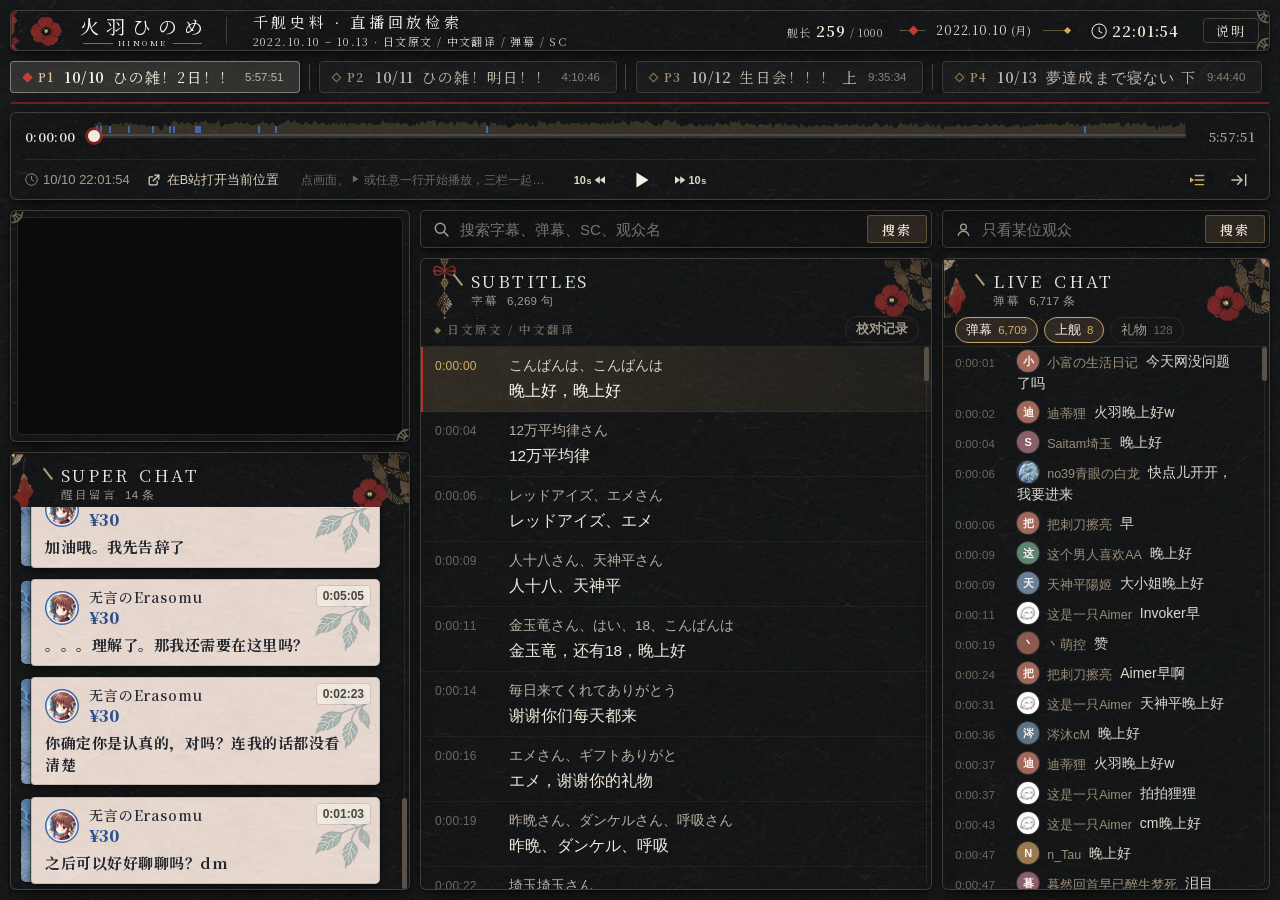
<file: site/index.html>
<!doctype html>
<html lang="zh-CN">
<head>
<meta charset="utf-8">
<meta name="viewport" content="width=device-width, initial-scale=1">
<title>火羽ひのめ 千舰史料 · 直播回放检索</title>
<meta name="description" content="火羽ひのめ 2022 年 10 月 10 日–13 日直播回放：日文原文与中文翻译、弹幕、SC、上舰记录，可搜索、按观众筛选，点击任意一行跳到 B 站视频对应时间。">
<link rel="icon" href="assets/cut_hdr_flower.webp?v=84096b7ae9">
<link rel="stylesheet" href="style.css?v=7a80021e71">
</head>
<body>

<svg width="0" height="0" style="position:absolute" aria-hidden="true">
  <symbol id="fan" viewBox="0 0 15 15"><g fill="none" stroke="#c7b08e" stroke-width="1.3" stroke-linecap="round" opacity=".7">
    <path d="M11.5 1A10.5 10.5 0 0 1 1 11.5"/><path d="M5 1A4 4 0 0 1 1 5"/>
    <path d="M4.7 2.5L10.3 4.9M3.8 3.8L8.2 8.2M2.5 4.7L4.9 10.3"/></g></symbol>
  <symbol id="i-search" viewBox="0 0 20 20"><g fill="none" stroke="currentColor" stroke-width="1.7" stroke-linecap="round"><circle cx="8.5" cy="8.5" r="5.8"/><path d="M13 13l4.5 4.5"/></g></symbol>
  <symbol id="i-user" viewBox="0 0 20 20"><g fill="none" stroke="currentColor" stroke-width="1.6" stroke-linecap="round"><circle cx="10" cy="7" r="3.4"/><path d="M3.8 17c.9-3.3 3.3-5 6.2-5s5.3 1.7 6.2 5"/></g></symbol>
  <symbol id="i-link" viewBox="0 0 20 20"><g fill="none" stroke="currentColor" stroke-width="1.6" stroke-linecap="round"><path d="M8.3 11.7l3.4-3.4"/><path d="M9.2 5.6l1.3-1.3a3.3 3.3 0 0 1 4.7 4.7l-1.3 1.3"/><path d="M10.8 14.4l-1.3 1.3a3.3 3.3 0 0 1-4.7-4.7l1.3-1.3"/></g></symbol>
  <symbol id="i-pen" viewBox="0 0 20 20"><g fill="none" stroke="currentColor" stroke-width="1.6" stroke-linecap="round" stroke-linejoin="round"><path d="M12.7 4.3l3 3-8.2 8.2-3.7.7.7-3.7z"/><path d="M11.1 5.9l3 3"/></g></symbol>
  <symbol id="i-out" viewBox="0 0 20 20"><g fill="none" stroke="currentColor" stroke-width="1.6" stroke-linecap="round" stroke-linejoin="round"><path d="M11 4h5v5"/><path d="M16 4l-7 7"/><path d="M14 11.5V15a1 1 0 0 1-1 1H5a1 1 0 0 1-1-1V7a1 1 0 0 1 1-1h3.5"/></g></symbol>
  <symbol id="i-x" viewBox="0 0 20 20"><path d="M5.5 5.5l9 9M14.5 5.5l-9 9" stroke="currentColor" stroke-width="1.8" stroke-linecap="round"/></symbol>
  <symbol id="i-ctx" viewBox="0 0 20 20"><g fill="none" stroke="currentColor" stroke-width="1.6" stroke-linecap="round"><path d="M4 5h12M4 10h12M4 15h12"/><path d="M1.5 10h1" stroke-width="2.4"/></g></symbol>
  <symbol id="i-play" viewBox="0 0 20 20"><path d="M6.5 4.3v11.4L15.8 10z" fill="currentColor"/></symbol>
  <symbol id="i-pause" viewBox="0 0 20 20"><path d="M5.5 4.5h3v11h-3zM11.5 4.5h3v11h-3z" fill="currentColor"/></symbol>
  <symbol id="i-back10" viewBox="0 0 36 24"><text x="20.6" y="16" text-anchor="end" font-family="Arial, sans-serif" font-size="11" font-weight="700" fill="currentColor"><tspan>10</tspan><tspan dx=".6" font-size="9" font-weight="600">s</tspan></text><path d="M28.8 8.2v7.6L23.6 12zM34 8.2v7.6L28.8 12z" fill="currentColor"/></symbol>
  <symbol id="i-fwd10" viewBox="0 0 36 24"><path d="M2 8.2v7.6L7.2 12zM7.2 8.2v7.6l5.2-3.8z" fill="currentColor"/><text x="15.4" y="16" font-family="Arial, sans-serif" font-size="11" font-weight="700" fill="currentColor"><tspan>10</tspan><tspan dx=".6" font-size="9" font-weight="600">s</tspan></text></symbol>
  <symbol id="i-follow" viewBox="0 0 24 24"><g fill="none" stroke="currentColor" stroke-width="1.7" stroke-linecap="round"><path d="M10 6.5h10M10 12h10M10 17.5h10"/></g><path d="M3.6 8.6v6.8l5-3.4z" fill="currentColor"/></symbol>
  <symbol id="i-goto" viewBox="0 0 24 24"><g fill="none" stroke="currentColor" stroke-width="1.7" stroke-linecap="round" stroke-linejoin="round"><path d="M3.5 12h12"/><path d="M10.5 7l5 5-5 5"/><path d="M20 5.5v13"/></g></symbol>
  <symbol id="i-down" viewBox="0 0 20 20"><path d="M10 4v11M5 10.5l5 5 5-5" fill="none" stroke="currentColor" stroke-width="1.8" stroke-linecap="round" stroke-linejoin="round"/></symbol>
  <symbol id="i-clock" viewBox="0 0 29 29"><circle cx="14.5" cy="14.5" r="12.9" fill="none" stroke="currentColor" stroke-width="1.8"/><path d="M14.5 7.5v7.2l4.9 2.9" fill="none" stroke="currentColor" stroke-width="1.8" stroke-linecap="round"/></symbol>
</svg>

<header class="top frame">
  <img class="band" src="assets/cut_hdr_band.webp?v=255cee234c" alt="">
  <svg class="fil tr"><use href="#fan"/></svg><svg class="fil br"><use href="#fan"/></svg>
  <img class="flower" src="assets/cut_hdr_flower.webp?v=84096b7ae9" alt="">
  <div class="brand"><div class="bname">火羽ひのめ</div><div class="roma">HINOME</div></div>
  <i class="vline"></i>
  <div class="title">
    <div class="t1">千舰史料 · 直播回放检索</div>
    <div class="t2">2022.10.10 – 10.13 · 日文原文 / 中文翻译 / 弹幕 / SC</div>
  </div>
  <div class="status">
    <div class="guards" title="大航海人数（舰长、提督、总督合计）">舰长<b id="sGuards">—</b><small>/ 1000</small></div>
    <i class="ln l"><i class="dia"></i></i><div class="date" id="sDate">—</div><i class="ln r"><i class="dia"></i></i>
    <div class="clock" title="推算的直播实况时间（北京时间）"><svg><use href="#i-clock"/></svg><span id="sClock">--:--:--</span></div>
  </div>
  <button class="about-btn" id="aboutBtn" type="button">说明</button>
</header>

<nav class="parts" id="parts" aria-label="分P"></nav>

<div class="timeline frame" id="timeline">
  <div class="tl-row">
    <span class="tl-now" id="tlNow" title="视频时间">0:00:00</span>
    <div class="tl-track" id="tlTrack" tabindex="0" role="slider" aria-label="视频进度：拖动或点击跳转，左右方向键前后 10 秒" aria-valuemin="0">
      <canvas id="tlCanvas"></canvas>
      <i class="tl-rail"></i><i class="tl-fill" id="tlFill"></i><i class="tl-head" id="tlHead"></i>
      <div class="tl-tip" id="tlTip" hidden></div>
    </div>
    <span class="tl-len" id="tlLen">0:00:00</span>
  </div>
  <div class="ctl">
    <div class="ctl-l">
      <span class="real" title="推算的直播实况时间（北京时间）"><svg><use href="#i-clock"/></svg><span id="nReal">—</span></span>
      <a class="ibtn bili" id="openBili" target="_blank" rel="noopener" title="在 B 站打开这一P，从当前时间接着看（清晰度更高）"><svg><use href="#i-out"/></svg><span class="bt">在B站打开<span class="bt2">当前位置</span></span></a>
      <div class="sync" id="sync"></div>
    </div>
    <div class="transport">
      <button type="button" class="tbtn skip" id="tBack" title="后退 10 秒（J）" aria-label="后退 10 秒"><svg><use href="#i-back10"/></svg></button>
      <button type="button" class="tbtn main" id="tPlay" title="播放（空格）"><svg><use href="#i-play"/></svg></button>
      <button type="button" class="tbtn skip" id="tFwd" title="前进 10 秒（L）" aria-label="前进 10 秒"><svg><use href="#i-fwd10"/></svg></button>
    </div>
    <div class="ctl-r">
      <span class="nudge" id="nudge" hidden title="列表比视频慢就点 +，快就点 −（快捷键 ] 和 [），每个分P分别记住"><span class="nl">列表快慢</span><button type="button" data-nudge="-1" aria-label="列表慢 0.1 秒">−</button><b id="nudgeV">0.0s</b><button type="button" data-nudge="1" aria-label="列表快 0.1 秒">+</button></span>
      <button type="button" class="ibtn txt spd" id="speed" hidden title="播放速度（点一下切换）">倍速</button>
      <label class="ibtn tog" title="跟随播放：播放时三栏按视频时间自动滚动（点一下开关）"><input type="checkbox" id="follow" checked><svg><use href="#i-follow"/></svg></label>
      <form class="goto" id="gotoForm"><button type="button" class="ibtn" id="gotoBtn" title="跳到指定时间" aria-label="跳到指定时间"><svg><use href="#i-goto"/></svg></button><input id="gotoInput" placeholder="1:23:45" inputmode="numeric" aria-label="跳到时间（如 1:23:45，回车）" tabindex="-1"></form>
    </div>
  </div>
</div>

<main class="layout" id="layout">
  <section class="stage" id="stage">
    <div class="player frame">
      <svg class="fil tl"><use href="#fan"/></svg><svg class="fil br"><use href="#fan"/></svg>
      <div class="screen" id="screen"><video id="vid" playsinline preload="auto"></video><iframe id="player" title="B站视频" allow="autoplay https://player.bilibili.com https://www.bilibili.com; encrypted-media https://player.bilibili.com https://www.bilibili.com" allowfullscreen
        referrerpolicy="no-referrer-when-downgrade" scrolling="no"></iframe>
        <div class="hit" id="hitA" title="点画面播放 / 暂停（三栏同步），双击全屏"></div>
        <div class="hit" id="hitB" title="点画面播放 / 暂停（三栏同步），双击全屏"></div>
        <i class="buf" id="buf" hidden aria-hidden="true"></i>
        <i class="cue" id="cue"><svg><use href="#i-play"/></svg></i></div>
    </div>

    <section class="pane sc frame" data-pane="sc" aria-label="醒目留言">
      <img class="cut corner" src="assets/cut_sc_corner.webp?v=96a851f70d" alt="">
      <img class="cut charm" src="assets/cut_sc_charm.webp?v=05f874f45a" alt="">
      <div class="phd"><div class="ptitle"><b>SUPER CHAT</b><span>醒目留言<em id="countSC"></em></span></div></div>
      <div class="list" tabindex="-1"><div class="spacer"></div></div>
      <button class="back" type="button" hidden></button>
    </section>
  </section>

  <section class="work">
    <div class="tools">
      <form class="search" id="qForm" role="search"><svg><use href="#i-search"/></svg>
        <input id="q" type="search" placeholder="搜索字幕、弹幕、SC、观众名" autocomplete="off" spellcheck="false" aria-label="搜索">
        <button class="go" type="submit">搜索</button></form>
      <div class="who" id="whoBox">
        <svg><use href="#i-user"/></svg>
        <input id="who" placeholder="只看某位观众" autocomplete="off" spellcheck="false" aria-label="按观众筛选">
        <button class="clear" id="whoClear" type="button" title="不再只看这位观众" hidden><svg><use href="#i-x"/></svg></button>
        <button class="go" id="whoGo" type="button">搜索</button>
        <div class="suggest" id="suggest" hidden></div>
      </div>
    </div>

    <nav class="ptabs" id="ptabs" aria-label="分栏">
      <button type="button" data-tab="subs" class="on">字幕<i id="tabSubs"></i></button>
      <button type="button" data-tab="chat">弹幕<i id="tabChat"></i></button>
      <button type="button" data-tab="sc">SC<i id="tabSC"></i></button>
    </nav>

    <div class="panes" id="panes">
      <section class="pane subs frame show" data-pane="subs" aria-label="字幕">
        <img class="cut charm knot" src="assets/cut_subs_right.webp?v=66c8a62def" alt="">
        <img class="cut corner" src="assets/cut_sc_corner.webp?v=96a851f70d" alt="">
        <div class="phd"><div class="ptitle"><b>SUBTITLES</b><span>字幕<em id="countSubs"></em></span></div></div>
        <div class="cols"><span class="ja">日文原文</span><span class="zh">中文翻译</span>
          <span class="colbtns"><button class="chip" id="recentBtn" type="button" title="观众最近校对、站长审核通过的字幕">校对记录</button>
            <button class="chip mention" id="mention" type="button" hidden title="只看她念到或提到这位观众的字幕">提到 TA<i></i></button></span></div>
        <div class="list" tabindex="-1"><div class="spacer"></div></div>
        <div class="dbar wbar" id="draftBar" hidden>
          <div class="wseg" id="mineSeg"><span class="wtxt" id="draftN"></span><button type="button" class="btn main" id="draftGo">查看并提交</button></div>
          <div class="wseg own" id="ownSeg" hidden><span class="wtxt" id="ownN"></span><button type="button" class="btn" id="ownGo">开始审核</button></div>
        </div>
        <div class="dbar rbar" id="reviewBar" hidden>
          <div class="rvrow"><span id="rvN"></span><span class="rvpos" id="rvPos" hidden></span>
            <span class="rvundo" id="rvUndo" hidden><span id="rvUndoT"></span><button type="button" id="rvUndoGo">撤销</button></span></div>
          <div class="rvrow rvbtns"><button type="button" class="btn ghost" id="rvPrev">上一处</button><button type="button" class="btn main" id="rvNext">下一处</button>
            <a class="btn ghost" href="review.html" target="_blank" rel="noopener">列表</a><button type="button" class="btn ghost" id="rvExit">退出审核</button>
            <span class="rvkeys">快捷键 N 下一处 · P 上一处 · A 通过 · E 改 · R 不采纳</span></div>
        </div>
        <button class="back" type="button" hidden></button>
      </section>

      <section class="pane chat frame" data-pane="chat" aria-label="弹幕">
        <img class="cut corner" src="assets/cut_chat_corner.webp?v=bd810e4995" alt="">
        <img class="cut charm" src="assets/cut_chat_charm.webp?v=234f05c215" alt="">
        <div class="phd"><div class="ptitle"><b>LIVE CHAT</b><span>弹幕<em id="countChat"></em></span></div></div>
        <div class="chips" id="chips">
          <button class="chip on" data-kind="chat" type="button">弹幕<i></i></button>
          <button class="chip on" data-kind="guard" type="button">上舰<i></i></button>
          <button class="chip" data-kind="gift" type="button">礼物<i></i></button>
        </div>
        <div class="list" tabindex="-1"><div class="spacer"></div></div>
        <button class="back" type="button" hidden></button>
      </section>
    </div>
  </section>

  <div class="loading" id="loading"><img src="assets/camellia.webp?v=20e2a0cfb1" alt=""><span>载入中…</span></div>
</main>

<div class="toast" id="toast" role="status"></div>
<div class="pop" id="linePop" role="dialog" hidden></div>

<dialog class="about mine sheet frame" id="mineBox" tabindex="-1" aria-labelledby="mineTitle">
  <svg class="fil tl"><use href="#fan"/></svg><svg class="fil br"><use href="#fan"/></svg>
  <div class="sh-head">
    <div class="sh-top"><h2 id="mineTitle">我的校对</h2><button type="button" class="sh-x" data-close title="关闭（Esc）" aria-label="关闭">×</button></div>
    <div class="mine-id" id="mineNickRow"><label>署名<input id="mineNick" maxlength="20" placeholder="匿名" autocomplete="off"></label>
      <span class="mine-tag" id="mineTag" title="名字后面的 # 和四个字符用来区分同名的人"></span><button type="button" class="btn" id="mineSave">保存</button></div>
    <div class="mine-bind"><span class="mine-help" id="mineState"></span><button type="button" class="linkbtn" id="mineUnbind" title="解除这个浏览器的绑定">解除绑定</button>
      <button type="button" class="btn main" id="mineKeyBtn">输入校对密钥</button></div>
    <nav class="mine-tabs" id="mineTabs" aria-label="按状态看"></nav>
  </div>
  <div class="sh-body" id="mineBody">
    <div id="draftPane"><div class="mine-list" id="draftList"></div></div>
    <div id="sentPane" hidden><div class="mine-list" id="mineList"></div></div>
    <p class="mine-help mine-foot">换浏览器或手机时输入同一个密钥，署名和交过的修改都在。还没提交的修改只存在这个浏览器里；清除浏览器数据或用无痕窗口，会被当成新的浏览器。</p>
  </div>
  <div class="sh-foot" id="draftFoot" hidden><button type="button" class="btn ghost" id="draftDrop">全部撤销</button><button type="button" class="btn main" id="draftSend">全部提交</button></div>
</dialog>

<dialog class="about sheet frame" id="recentBox" tabindex="-1" aria-labelledby="recentTitle">
  <svg class="fil tl"><use href="#fan"/></svg><svg class="fil br"><use href="#fan"/></svg>
  <div class="sh-head">
    <div class="sh-top"><h2 id="recentTitle">校对记录</h2><button type="button" class="sh-x" data-close title="关闭（Esc）" aria-label="关闭">×</button></div>
    <p class="mine-help">观众校对、站长审核通过的修改，新的在上。「已被替换」是后来又有人改过的。</p>
    <nav class="mine-tabs" id="recentTabs" aria-label="按分P看"></nav>
  </div>
  <div class="sh-body" id="recentBody"><div class="mine-list" id="recentList"></div></div>
  <div class="sh-foot" id="recentFoot" hidden><button type="button" class="btn" id="recentMore">加载更多</button></div>
</dialog>

<dialog class="about keybox frame" id="keyBox" tabindex="-1">
  <svg class="fil tl"><use href="#fan"/></svg><svg class="fil br"><use href="#fan"/></svg>
  <h2>校对密钥</h2>
  <p>参与校对需要站长发的密钥。输入一次，这个浏览器就会记住；一个密钥最多用在 3 个浏览器上，无痕窗口每次都算新的浏览器。</p>
  <form class="key-form" id="keyForm"><input id="keyIn" autocomplete="off" spellcheck="false" autocapitalize="characters" placeholder="XXXX-XXXX-XXXX" aria-label="校对密钥">
    <p class="mr-err" id="keyErr"></p>
    <div class="key-btns"><button type="button" class="btn ghost" id="keyCancel">取消</button><button class="btn main" id="keyGo">确定</button></div></form>
</dialog>

<dialog class="about sheet frame" id="about" tabindex="-1" aria-labelledby="aboutTitle">
  <svg class="fil tl"><use href="#fan"/></svg><svg class="fil br"><use href="#fan"/></svg>
  <div class="sh-head"><div class="sh-top"><h2 id="aboutTitle">说明</h2><button type="button" class="sh-x" data-close title="关闭（Esc）" aria-label="关闭">×</button></div></div>
  <div class="sh-body" id="aboutBody">
  <p>本页收录火羽ひのめ 2022 年 10 月 10 日至 13 日四场 B 站直播的回放字幕和直播间记录，对应 B 站视频
    <a href="https://www.bilibili.com/video/BV1v1HN6YEyV" target="_blank" rel="noopener">BV1v1HN6YEyV</a> 的四个分 P。</p>
  <ul>
    <li><b>点字幕、弹幕或 SC 的任意一行</b>，视频就从那一行前两秒开始播放，其余几栏也跳到同一时间。</li>
    <li><b>搜索</b>同时查字幕（日文和中文）、弹幕、SC 和观众名，结果分别列在各栏；按 <kbd>/</kbd> 直接开始输入，<kbd>Esc</kbd> 清空。</li>
    <li><b>只看某位观众</b>：弹幕栏和 SC 栏只剩这位观众的内容；字幕栏照常，点「提到 TA」可以只看念到 TA 名字的字幕。点任何地方的观众名也一样。筛选和搜索时，各栏同样跟着播放进度高亮、滚动。</li>
    <li>筛选或搜索时，每行的 <svg class="ico"><use href="#i-ctx"/></svg> 清掉筛选，回到完整时间线看前后；<svg class="ico"><use href="#i-link"/></svg> 复制带时间点的链接，别人打开就跳到同一处。</li>
    <li><b>点画面</b>播放或暂停，双击全屏；进度条下方的按钮也一样：播放/暂停（空格）、后退 10 秒（J）、前进 10 秒（L）。这样操作，三栏始终和视频同步。</li>
    <li><b>顶部的进度条</b>管整个分 P：拖动时三栏跟着走，松手视频跳过去；鼠标停在上面能看到那一刻的时间、舰长数和她说的话。条上淡金色的起伏是弹幕热度，彩色短线是 SC，菱形是舰长每满 100 的时刻；搜索或只看某位观众时，命中的位置也会标在条上。</li>
    <li><b>同步是逐帧精确的</b>：视频就在本页播放，三栏按它的真实播放位置实时跟随；点画面或任意一行即时跳转、暂停，还能用<b>「倍速」</b>按钮加速（1 / 1.25 / 1.5 / 2 倍）。手机和电脑都一样逐帧同步。</li>
    <li>若在取不到流的环境（比如太旧的浏览器）打开，页面会自动退回 B 站外链播放器，此时为估算同步，可用进度条下方的<b>「列表快慢」</b> − / + 微调（快捷键 <kbd>]</kbd> <kbd>[</kbd>），每个分P分别记住。</li>
    <li>自己滚动某一栏后，那一栏就不再跟随，点「回到当前」恢复。</li>
    <li><b>SC 栏</b>和直播间一样新的在上：跟随播放时当前这条停在最上面，左侧朱红竖线标出；新的 SC 从上方推进来。</li>
    <li>本页播放为 360P（省流量、加载快）；想看高清请点「在B站打开当前位置」。</li>
  </ul>
  <h3>参与校对</h3>
  <p>校对需要站长发的<b>校对密钥</b>：第一次点某一句右边的 <svg class="ico"><use href="#i-pen"/></svg> 时输入，一个密钥最多用在 3 个浏览器上。之后直接在那一行里改日文或中文（可以先试听），按 Enter 或「完成」，这一句就标上「待提交」，可以接着改别的；都改好了，点字幕栏下方的「查看并提交」一起交。交了以后，字幕栏下方一直有「我的校对」，看得到每一处是审核中、已通过还是未采纳；字幕行里也标着结果，点一下标记能看详情，比如未采纳的理由。审核通过的句子会直接换成新的，时间下面用金色小字标出校对的日期，点一下能看到是谁改的、每一次改了什么、写的说明和原来的字幕；「校对记录」按时间列出全站最近的修改。写的说明在通过后大家都看得到。
    <button type="button" class="btn ghost mine-open" id="mineBtn">我的校对</button><button type="button" class="btn ghost mine-open" id="recentBtn2">校对记录</button></p>
  <h3>数据</h3>
  <ul>
    <li><b>字幕</b>：三个语音识别模型听写，Gemini 整理翻译，再经二审、三审。难免有误，请保持怀疑。观众校对并审核通过的句子会直接换上，所以个别句子可能和视频里烧录的字幕不同。</li>
    <li><b>弹幕、SC、上舰、礼物</b>：录播时同步保存的原始记录，弹幕原样收录。SC 的中文译文与视频里一致。礼物只列付费礼物。</li>
    <li>弹幕里观众替主播翻译的同传真假参半，字幕翻译没有参考它们。</li>
    <li><b>头像</b>：取自录播里 SC 和礼物记录附带的头像（当时的头像）；弹幕记录本身不带头像，只发过弹幕的观众显示名字的首字。</li>
    <li><b>北京时间</b>：按弹幕发送时间推算的直播实况时间，仅供参考；10 号录像有两处断档。</li>
    <li><b>舰长数</b>：第三方统计站 vtbs.moe 的历史记录，两次记录之间按上舰消息逐个累加，仅供参考。</li>
  </ul>
  </div>
</dialog>

<script src="stream.js?v=d59d4bc07a"></script>
<script src="app.js?v=d214c3dda3"></script>
</body>
</html>
</file>
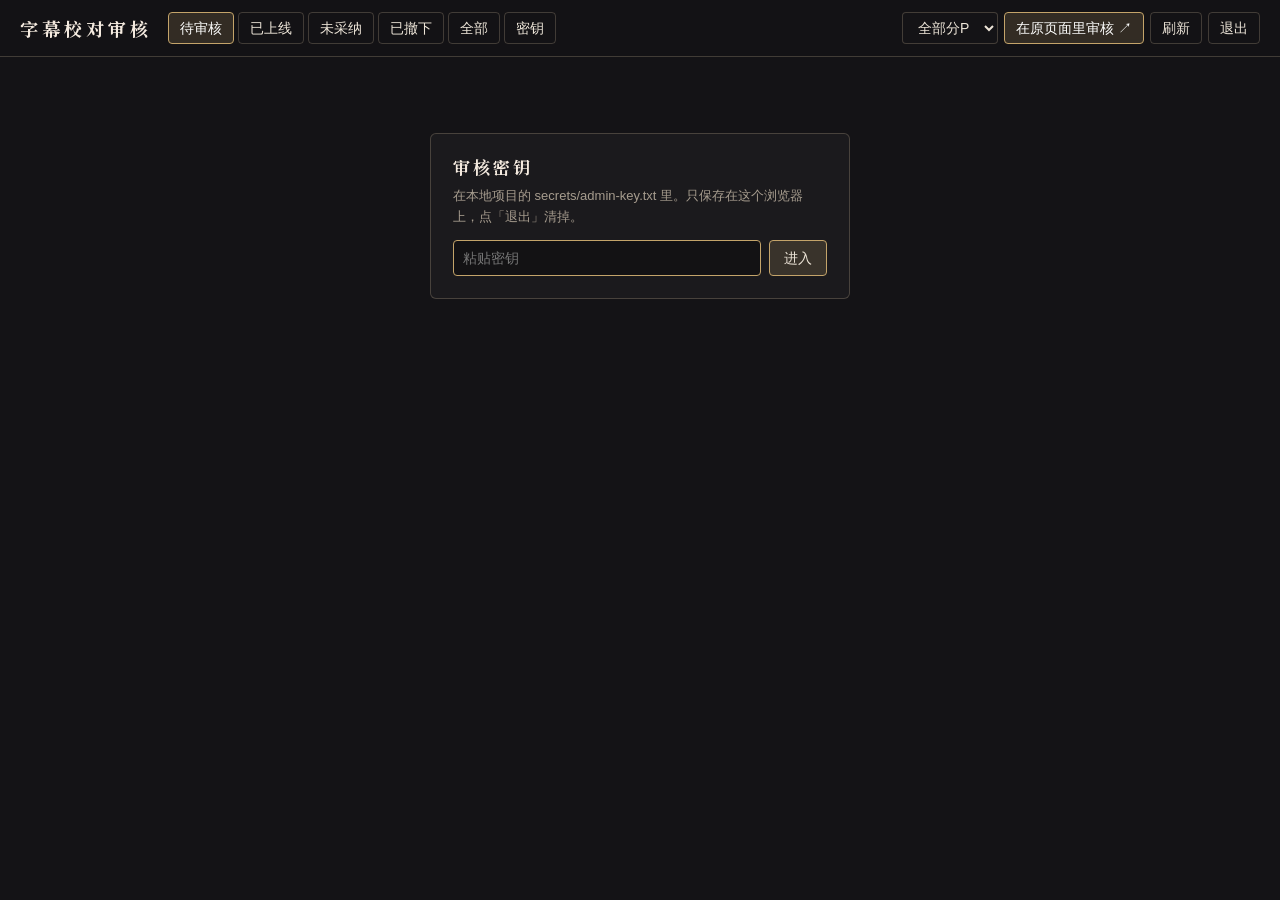
<file: site/review.html>
<!doctype html>
<html lang="zh-CN">
<head>
<meta charset="utf-8">
<meta name="viewport" content="width=device-width, initial-scale=1">
<meta name="robots" content="noindex">
<title>字幕校对审核 · 千舰史料</title>
<link rel="icon" href="assets/cut_hdr_flower.webp?v=84096b7ae9">
<style>
/* The owner's page for readers' subtitle fixes (review.js). In the site's colours, but a plain scrolling page. */
@font-face { font-family: "Hinome Serif"; font-weight: 700; font-display: swap; src: url("assets/serif-700.woff2?v=34de3fd11d") format("woff2"); }
:root {
  --ink: #141316; --cream: #ede5d8; --cream2: #d8cfc1; --mute: #a69c8e; --mute2: #6f675e; --gold: #c4a46a; --gold2: #d5ae61; --shu: #b8302a;
  --line: rgba(200, 182, 150, .26); --line2: rgba(200, 182, 150, .12); --card: rgba(255, 255, 255, .03);
  --serif: "Hinome Serif", "Noto Serif SC", "Source Han Serif SC", "Songti SC", serif;
  --sans: "PingFang SC", "Hiragino Sans GB", "Microsoft YaHei UI", "Microsoft YaHei", "Noto Sans SC", sans-serif;
  --jp: "Hiragino Sans", "Yu Gothic UI", "Yu Gothic", "Meiryo", "Noto Sans JP", var(--sans);
  color-scheme: dark;
}
* { box-sizing: border-box; }
[hidden] { display: none !important; }   /* above any display set below (the bulk bar's flex) */
body { margin: 0; background: var(--ink); color: var(--cream); font: 14px/1.6 var(--sans); }
button, input, select, textarea { font: inherit; color: inherit; }
.hd { position: sticky; top: 0; z-index: 5; display: flex; flex-wrap: wrap; align-items: center; gap: 10px 16px; padding: 12px 20px;
  border-bottom: 1px solid var(--line); background: rgba(20, 19, 22, .94); backdrop-filter: blur(10px); -webkit-backdrop-filter: blur(10px); }
.hd h1 { margin: 0; font: 700 18px/1.3 var(--serif); letter-spacing: 4px; color: #f4eadf; }
.tabs { display: flex; flex-wrap: wrap; gap: 4px; }
.tabs button, .tools button, .tools select, .act button { padding: 4px 11px; border: 1px solid var(--line); border-radius: 4px; background: transparent; cursor: pointer; }
.tabs button:hover, .tools button:hover, .act button:hover { border-color: var(--gold); color: #fff; }
.tabs button.on { border-color: var(--gold); background: rgba(196, 164, 106, .18); color: #fff; }
.tabs i { margin-left: 5px; font-style: normal; font-size: 12px; color: var(--gold2); }
.tabs i:empty { display: none; }
.tools { display: flex; gap: 6px; margin-left: auto; }
.tools select { background: var(--ink); }
.golive { padding: 4px 11px; border: 1px solid var(--gold); border-radius: 4px; background: rgba(196, 164, 106, .18); color: #fff; text-decoration: none; white-space: nowrap; }
main { max-width: 920px; margin: 0 auto; padding: 16px 20px 60px; }
.empty, .note { padding: 30px 0; text-align: center; color: var(--mute); }
.filter { margin-bottom: 12px; color: var(--gold2); }
.filter button { margin-left: 8px; padding: 1px 8px; border: 1px solid var(--line); border-radius: 3px; background: transparent; cursor: pointer; }
.card { margin-bottom: 12px; padding: 12px 14px; border: 1px solid var(--line2); border-radius: 6px; background: var(--card); }
.card.done { opacity: .55; }
.c-hd { display: flex; flex-wrap: wrap; align-items: baseline; gap: 4px 12px; margin-bottom: 6px; font-size: 13px; color: var(--mute); }
.c-hd .at { font-weight: 600; color: #f4eadf; font-variant-numeric: tabular-nums; }
.c-hd a { color: var(--gold2); text-decoration: none; }
.c-hd a:hover { text-decoration: underline; }
.c-hd .who { color: var(--cream2); }
.c-hd .who.blocked { color: #e08a7a; text-decoration: line-through; }
.c-hd .st { margin-left: auto; }
.st.pending { color: var(--gold2); } .st.approved { color: #8fc49a; } .st.rejected, .st.reverted { color: #e08a7a; }
.f { display: grid; grid-template-columns: 30px minmax(0, 1fr); gap: 2px 8px; margin: 3px 0; }
.f .k { padding-top: 1px; font-size: 12px; color: var(--mute2); }
.f .v { overflow-wrap: anywhere; }
.f .v.ja { font-family: var(--jp); }
.f .v.same { color: var(--mute2); }
del { color: #f0a090; background: rgba(224, 82, 70, .18); text-decoration: line-through; }
ins { color: #a8e0b0; background: rgba(110, 190, 120, .2); text-decoration: none; }
.sub { margin-top: 4px; font-size: 12.5px; color: var(--mute); }
.sub b { font-weight: 400; color: var(--cream2); }
.warn { margin-top: 4px; font-size: 12.5px; color: #e8b46a; }
.ctx { margin-top: 6px; padding-top: 6px; border-top: 1px dashed var(--line2); font-size: 12px; color: var(--mute2); }
.ctx div { overflow: hidden; text-overflow: ellipsis; white-space: nowrap; }
.act { display: flex; flex-wrap: wrap; align-items: center; gap: 8px; margin-top: 10px; }
.act .ok { border-color: rgba(143, 196, 154, .6); color: #b9e4c2; }
.act .no { border-color: rgba(224, 138, 122, .5); color: #f0b0a2; }
.act input { flex: 1; min-width: 160px; padding: 4px 8px; border: 1px solid var(--line); border-radius: 4px; background: rgba(0, 0, 0, .3); outline: none; }
.edit textarea { width: 100%; margin: 2px 0 4px; padding: 5px 8px; border: 1px solid var(--line); border-radius: 4px; background: rgba(0, 0, 0, .3); resize: vertical; outline: none; }
.edit textarea:focus, .act input:focus, .login input:focus { border-color: var(--gold); }
.live { font-size: 12px; color: #8fc49a; }
.live.off { color: var(--mute2); }
.more { display: block; margin: 0 auto; padding: 6px 16px; border: 1px solid var(--line); border-radius: 4px; background: transparent; cursor: pointer; }
.c-hd .label { color: var(--mute2); }
.newkey { display: flex; gap: 8px; margin-bottom: 12px; }
.newkey input { flex: 1; padding: 6px 9px; border: 1px solid var(--line); border-radius: 4px; background: rgba(0, 0, 0, .3); outline: none; }
.newkey input:focus { border-color: var(--gold); }
.newkey button { padding: 6px 14px; border: 1px solid var(--gold); border-radius: 4px; background: rgba(196, 164, 106, .18); cursor: pointer; }
.codebox { margin-bottom: 14px; padding: 12px 14px; border: 1px solid var(--gold); border-radius: 6px; background: rgba(196, 164, 106, .1); }
.codebox .code { margin: 0 10px 0 4px; font: 700 20px/1.4 Consolas, "SFMono-Regular", monospace; letter-spacing: 2px; color: #fff3e2; user-select: all; }
.codebox button { padding: 2px 10px; border: 1px solid var(--line); border-radius: 3px; background: transparent; cursor: pointer; }
.codebox p { margin: 6px 0 0; font-size: 12.5px; color: var(--mute); }
.bulk { position: sticky; top: 58px; z-index: 4; display: flex; flex-wrap: wrap; align-items: center; gap: 8px 12px; margin-bottom: 12px; padding: 8px 12px;
  border: 1px solid var(--line); border-radius: 6px; background: rgba(27, 25, 29, .96); font-size: 13px; }
.bulk label { display: inline-flex; align-items: center; gap: 6px; cursor: pointer; }
.bulk .bulk-n { color: var(--mute); }
.bulk button { padding: 3px 12px; border: 1px solid var(--line); border-radius: 4px; background: transparent; cursor: pointer; }
.bulk button:first-of-type { margin-left: auto; }
.bulk .ok { border-color: rgba(143, 196, 154, .6); color: #b9e4c2; }
.bulk .no { border-color: rgba(224, 138, 122, .5); color: #f0b0a2; }
.bulk button:disabled { opacity: .45; cursor: default; }
.pick, .bulk input { width: 16px; height: 16px; margin: 0; accent-color: #c4a46a; cursor: pointer; vertical-align: -3px; }
.card.picked { border-color: rgba(196, 164, 106, .55); background: rgba(196, 164, 106, .06); }
.kcode { display: flex; flex-wrap: wrap; align-items: center; gap: 4px 10px; margin-top: 6px; font-size: 12.5px; color: var(--mute); }
.kcode .code { font: 700 15px/1.4 Consolas, "SFMono-Regular", monospace; letter-spacing: 1.5px; color: #fff3e2; user-select: all; }
.kcode button { padding: 0 8px; border: 1px solid var(--line); border-radius: 3px; background: transparent; font-size: 12px; cursor: pointer; }
.kcode button:hover { border-color: var(--gold); }
.devs { margin-top: 6px; font-size: 12.5px; color: var(--mute); }
.dev { display: inline-flex; align-items: center; gap: 6px; margin: 2px 12px 2px 0; color: var(--cream2); }
.dev button { padding: 0 7px; border: 1px solid var(--line); border-radius: 3px; background: transparent; font-size: 12px; cursor: pointer; }
.dev button:hover { border-color: var(--gold); }
.login { max-width: 420px; margin: 60px auto; padding: 22px; border: 1px solid var(--line); border-radius: 6px; background: var(--card); }
.login h2 { margin: 0 0 8px; font: 700 17px/1.3 var(--serif); letter-spacing: 3px; color: #f4eadf; }
.login p { margin: 0 0 12px; color: var(--mute); font-size: 13px; }
.login form { display: flex; gap: 8px; }
.login input { flex: 1; padding: 6px 9px; border: 1px solid var(--line); border-radius: 4px; background: rgba(0, 0, 0, .3); outline: none; }
.login button { padding: 6px 14px; border: 1px solid var(--gold); border-radius: 4px; background: rgba(196, 164, 106, .18); cursor: pointer; }
.login .err { margin-top: 10px; color: #e08a7a; }
.toast { position: fixed; left: 50%; bottom: 24px; transform: translate(-50%, 16px); padding: 8px 16px; border: 1px solid var(--line); border-radius: 5px;
  background: rgba(27, 25, 29, .95); opacity: 0; pointer-events: none; transition: all .2s; }
.toast.show { opacity: 1; transform: translate(-50%, 0); }
@media (max-width: 640px) {
  .bulk { position: static; }
  .hd { padding: 10px 12px; }
  .tools { margin-left: 0; }
  main { padding: 12px 12px 60px; }
}
</style>
</head>
<body>
<header class="hd">
  <h1>字幕校对审核</h1>
  <nav class="tabs" id="tabs">
    <button type="button" data-st="pending" class="on">待审核<i></i></button>
    <button type="button" data-st="approved">已上线<i></i></button>
    <button type="button" data-st="rejected">未采纳<i></i></button>
    <button type="button" data-st="reverted">已撤下<i></i></button>
    <button type="button" data-st="all">全部</button>
    <button type="button" data-st="keys">密钥</button>
  </nav>
  <div class="tools">
    <select id="part" aria-label="分P"><option value="">全部分P</option><option value="1">P1</option><option value="2">P2</option><option value="3">P3</option><option value="4">P4</option></select>
    <a class="golive" href="index.html?review=1" target="_blank" rel="noopener">在原页面里审核 ↗</a>
    <button type="button" id="reload">刷新</button>
    <button type="button" id="logout">退出</button>
  </div>
</header>
<main id="main"></main>
<div class="toast" id="toast" role="status"></div>
<script src="stream.js?v=d59d4bc07a"></script>
<script src="review.js?v=6c03df4b98"></script>
</body>
</html>
</file>
<file: site/style.css>
/* The archive page, in the live room's dress (room/room.html): ink paper, cream text, thin gold lines,
   fan corners, Noto Serif SC for the page's own words. Content text uses the reader's fonts.
   Three panes keep apart what the live room keeps apart: what she says, the chat, the super chats. */
@font-face { font-family: "Hinome Serif"; font-weight: 400; font-display: swap; src: url("assets/serif-400.woff2?v=e1b6f4e8ff") format("woff2"); }
@font-face { font-family: "Hinome Serif"; font-weight: 600; font-display: swap; src: url("assets/serif-600.woff2?v=d4eba851c9") format("woff2"); }
@font-face { font-family: "Hinome Serif"; font-weight: 700; font-display: swap; src: url("assets/serif-700.woff2?v=34de3fd11d") format("woff2"); }
@font-face { font-family: "Hinome Serif"; font-weight: 500; font-display: swap; src: url("assets/serif-500.woff2?v=ae531b16fa") format("woff2"); }
@font-face { font-family: "Hinome Serif"; font-weight: 900; font-display: swap; src: url("assets/serif-900.woff2?v=c7ee93606a") format("woff2"); }

:root {
  --ink: #141316; --ink2: #1b1a1e; --cream: #ede5d8; --cream2: #d8cfc1; --mute: #a69c8e; --mute2: #6f675e;
  --line: rgba(200, 182, 150, .26); --line2: rgba(200, 182, 150, .1);   /* the frames kept quiet */ --gold: #c4a46a; --gold2: #d5ae61; --shu: #b8302a;
  --paper: #ece3d3; --paper-ink: #2b2420;
  /* the one tone of every surface on the page: panels, bars, tabs, search boxes */
  --surface: rgba(0, 0, 0, .05);
  /* frosted glass for what floats: what is under it blurred, tinted dark enough to read on */
  --glass: rgba(27, 25, 29, .78);
  /* small raised things (tabs, search boxes), flat: one even tone, a soft shadow under it */
  --raise-face: var(--surface);
  --raise: 0 1px 3px rgba(0, 0, 0, .42), 0 6px 14px -4px rgba(0, 0, 0, .62);
  /* the panels' and bars' shadow */
  --lift: 0 1px 3px rgba(0, 0, 0, .4), 0 9px 20px -6px rgba(0, 0, 0, .64);
  --serif: "Hinome Serif", "Noto Serif SC", "Source Han Serif SC", "Songti SC", "Noto Serif JP", "Yu Mincho", serif;
  --sans: "PingFang SC", "Hiragino Sans GB", "Microsoft YaHei UI", "Microsoft YaHei", "Noto Sans SC", sans-serif;
  --jp: "Hiragino Sans", "Yu Gothic UI", "Yu Gothic", "Meiryo", "Noto Sans JP", var(--sans);
  /* the header is the live room's, drawn at a scale: one of its 1920-canvas pixels is --u here */
  --u: clamp(.56px, 100vw / 2300, .84px);
  --hdr: calc(74 * var(--u)); --tabs: 32px; --tl: 88px; --gap: 10px; --tgap: 19px;   /* --tgap: tabs to timeline, the rule in it */
}
* { box-sizing: border-box; }
html, body { height: 100%; margin: 0; }
body { display: flow-root; color: var(--cream); font: 15px/1.6 var(--sans); overflow: hidden;   /* flow-root: the header's top margin stays inside */
  /* the paper's grain toned down: a veil of its own mean colour over it (35%: the grain's contrast down by as much, the tone the same) */
  background: linear-gradient(rgba(23, 24, 25, .35), rgba(23, 24, 25, .35)), linear-gradient(rgba(8, 15, 16, .38), rgba(8, 15, 16, .38)),
    var(--ink) url("assets/paper_dark.webp?v=895f657710") center / cover fixed; }
button, input { font: inherit; color: inherit; }
/* scroll bars: the browser's, thin and in the page's colours; over the long lists the page's own (app.js Bar),
   in the same look */
* { scrollbar-width: thin; scrollbar-color: #5a5248 transparent; }
.sbox { scrollbar-width: none; }
.sbox::-webkit-scrollbar { display: none; }
.sbar { position: absolute; z-index: 7; width: 12px; touch-action: none; }
.sbar::before { content: ""; position: absolute; top: 6px; bottom: 6px; right: 4px; width: 1px; background: rgba(200, 182, 150, .1); }
.sthumb { position: absolute; top: 0; right: 2px; width: 5px; border-radius: 3px; background: #5a5248; transition: width .15s, right .15s, background-color .15s; }
.sbar:hover .sthumb { width: 7px; right: 1px; background: #7d6f60; }
.sbar.drag .sthumb { width: 7px; right: 1px; background: var(--gold); transition: none; }
#whoBox .sbar { z-index: 31; }
@media (pointer: coarse) { .sbar { width: 18px; } .sthumb { width: 6px; } }
a { color: var(--gold2); }
svg { flex: none; }
[hidden] { display: none !important; }

/* framed box: a quiet 1 px line, small corners, a faint fan in some of them */
.frame { position: relative; border: 1px solid var(--line); border-radius: 6px; background: var(--surface);
  /* raised a little off the paper, flat: a soft shadow under it */
  box-shadow: var(--lift); }
.fil { position: absolute; width: 15px; height: 15px; z-index: 2; pointer-events: none; opacity: .75; }
.fil.tl { left: 0; top: 0; } .fil.tr { right: 0; top: 0; transform: scaleX(-1); }
.fil.bl { left: 0; bottom: 0; transform: scaleY(-1); } .fil.br { right: 0; bottom: 0; transform: scale(-1, -1); }
.cut { position: absolute; pointer-events: none; }

/* ---------- header: the live room's (room/room.html), its sizes and gaps in --u ---------- */
.top { height: var(--hdr); margin: var(--gap) var(--gap) 0; display: flex; align-items: center; overflow: hidden; }
.top .band { position: absolute; left: 0; top: -1px; height: calc(100% + 1px); }
.top .flower { position: relative; height: calc(61 * var(--u)); margin-left: calc(31 * var(--u)); }
.brand { flex: none; margin-left: calc(29 * var(--u)); padding-top: calc(3 * var(--u)); }
.brand .bname { font: 400 max(19px, calc(32.5 * var(--u)))/1 var(--serif); letter-spacing: calc(12.5 * var(--u)); margin-right: calc(-12.5 * var(--u));
  color: #f7f6f3; white-space: nowrap; }
.brand .roma { margin: calc(8 * var(--u)) calc(2 * var(--u)) 0 calc(5 * var(--u)); display: flex; align-items: center; gap: calc(9 * var(--u));
  font: 400 max(8px, calc(11 * var(--u)))/1 var(--serif); letter-spacing: calc(4.5 * var(--u)); color: #dbd9d2; }
.brand .roma::before, .brand .roma::after { content: ""; flex: 1; height: 1px; background: rgba(201, 199, 192, .5); }
.top .vline { width: 1px; height: calc(48 * var(--u)); margin: 0 calc(46 * var(--u)) 0 calc(40 * var(--u)); background: var(--line); flex: none; }
.title { min-width: 0; flex: 1; }
.title .t1 { font: 400 max(15px, calc(25 * var(--u)))/1.2 var(--serif); letter-spacing: calc(6.6 * var(--u)); color: #f3f2ef; white-space: nowrap; overflow: hidden; text-overflow: ellipsis; }
.title .t2 { margin-top: calc(6 * var(--u)); font: 400 max(11px, calc(17 * var(--u)))/1.2 var(--serif); letter-spacing: calc(2.5 * var(--u)); color: #cac9c6;
  white-space: nowrap; overflow: hidden; text-overflow: ellipsis; }
.status { display: flex; align-items: center; margin: 0 calc(30 * var(--u)) 0 calc(26 * var(--u)); white-space: nowrap; }
.guards { display: flex; align-items: baseline; margin-right: calc(30 * var(--u)); font: 400 max(11px, calc(15 * var(--u)))/1 var(--serif); letter-spacing: calc(2 * var(--u)); color: #bdb9b2; }
.guards b { font: 600 max(15px, calc(21.1 * var(--u)))/1 var(--serif); letter-spacing: calc(1.5 * var(--u)); color: #f4eadf; margin: 0 calc(7 * var(--u)) 0 calc(9 * var(--u));
  min-width: 3ch; text-align: right; font-variant-numeric: tabular-nums; }
.guards small { font-size: max(11px, calc(15 * var(--u))); letter-spacing: calc(1 * var(--u)); }
.ln { position: relative; display: block; width: calc(44 * var(--u)); height: 1px; background: rgba(196, 170, 120, .42); }
.ln.l { margin-right: calc(20 * var(--u)); } .ln.r { margin-left: calc(20 * var(--u)); }
.ln .dia { position: absolute; display: block; width: 7px; height: 7px; transform: rotate(45deg); }
.ln.l .dia { right: calc(14 * var(--u)); top: -3px; background: #c8392f; }
.ln.r .dia { right: -2px; top: -2px; width: 5px; height: 5px; background: #d6ae64; }
.date { font: 400 max(12.5px, calc(18 * var(--u)))/1 var(--serif); letter-spacing: calc(1.6 * var(--u)); color: #dcd9d5; }
.date small { font-size: max(11px, calc(15 * var(--u))); margin-left: calc(5 * var(--u)); color: #c4c1bc; }
.clock { display: flex; align-items: center; gap: calc(10 * var(--u)); margin-left: calc(40 * var(--u)); color: #ece5d8; }
.clock svg { width: calc(29 * var(--u)); height: calc(29 * var(--u)); }
.clock span { font: 600 max(15px, calc(22 * var(--u)))/1 var(--serif); letter-spacing: calc(1.5 * var(--u)); font-variant-numeric: tabular-nums; min-width: 8.2ch; }
.about-btn { margin-right: calc(18 * var(--u)); padding: 5px 12px; border: 1px solid var(--line); border-radius: 4px; background: transparent;
  font: 400 13px/1 var(--serif); letter-spacing: 2px; color: var(--cream2); cursor: pointer; }
.about-btn:hover { border-color: var(--gold); color: #fff; }

/* ---------- part tabs: one box each in the page's thin line, its number after a small diamond (the header's
   motif); the chosen one under a thin wash of the super chats' cream, its diamond red (not underlined:
   the timeline under them has the red-to-gold line) ---------- */
.parts { height: var(--tabs); margin: var(--gap) var(--gap) var(--tgap); display: flex; align-items: stretch; gap: 19px; overflow-x: auto; scrollbar-width: none; }
.parts::-webkit-scrollbar { display: none; }
.part { position: relative; flex: none; display: flex; align-items: center; gap: 10px; padding: 0 16px 0 13px; border: 1px solid rgba(200, 182, 150, .2); border-radius: 4px;
  box-shadow: var(--raise); background: rgba(240, 235, 230, .024); color: #c2b8a9; cursor: pointer; white-space: nowrap; transition: border-color .2s, background-color .2s, color .2s; }
/* a thin rule between two tabs, in the middle of the gap, a little shorter than they are */
.part + .part::after { content: ""; position: absolute; left: -11.5px; top: 2px; bottom: 2px; width: 1px;
  background: rgba(200, 182, 150, .3); pointer-events: none; }
.part .p { display: inline-flex; align-items: center; gap: 7px; font: 600 12px/1 var(--serif); letter-spacing: 1px; color: #a8936f; }
.part .p::before { content: ""; width: 5px; height: 5px; border: 1px solid rgba(196, 164, 106, .7); transform: rotate(45deg); }
.part .l { display: flex; align-items: baseline; gap: 8px; font: 400 14.5px/1 var(--serif); letter-spacing: 1.2px; }
.part .l b { font-weight: 600; letter-spacing: .5px; }
.part .d { font: 400 11.5px/1 var(--sans); color: #8a8075; font-variant-numeric: tabular-nums; }
.part:hover { color: var(--cream); border-color: rgba(200, 182, 150, .36); background-color: rgba(240, 235, 230, .045); }
.part.on, .part.on:hover { color: #f3ebdd; border-color: rgba(236, 226, 210, .42); cursor: default;
  background: rgba(236, 226, 210, .13);
  box-shadow: 0 1px 3px rgba(0, 0, 0, .44), 0 7px 16px -4px rgba(0, 0, 0, .68); }
.part.on .p { color: #e8c9a0; }
.part.on .p::before { border-color: #d0453a; background: #c8392f; }
.part.on .l b { color: #fffaf2; }
.part.on .d { color: #c4b6a2; }

/* ---------- the timeline: the whole part under the tabs, draggable (app.js tl*) ---------- */
/* the player bar: the timeline on top, the controls under it */
.timeline { height: var(--tl); margin: 0 var(--gap) var(--gap); display: flex; flex-direction: column; padding: 0 14px; }
.timeline::before { content: ""; position: absolute; left: 0; right: 0; top: calc(var(--tgap) / -2 - 2px); height: 2px; background: rgba(160, 40, 34, .62);   /* dark red, the page's 朱 dimmed */   /* over the frame's 1 px border: the gap's middle */ pointer-events: none; }
.tl-row { flex: none; height: 46px; display: flex; align-items: center; gap: 12px; }
/* the control row: the transport in the very middle, the clock and the status left of it, the rest right */
.ctl { flex: 1; min-width: 0; display: grid; grid-template-columns: minmax(0, 1fr) auto minmax(0, 1fr); align-items: center; gap: 16px;
  border-top: 1px solid var(--line2); }
.ctl-l, .ctl-r { min-width: 0; display: flex; align-items: center; gap: 12px; }
.ctl-r { justify-content: flex-end; gap: 10px; }
.ctl .real { flex: none; display: inline-flex; align-items: center; gap: 5px; font-size: 13px; color: var(--mute); font-variant-numeric: tabular-nums; white-space: nowrap; }
.ctl .real svg { width: 13px; height: 13px; }
.tl-now, .tl-len { flex: none; min-width: 4.4em; font: 600 13px/1 var(--serif); letter-spacing: .3px; font-variant-numeric: tabular-nums; color: #f4eadf; }
.tl-len { text-align: right; color: var(--mute); }
.tl-track { position: relative; flex: 1; align-self: stretch; cursor: pointer; touch-action: none; outline: none; border-radius: 4px; }
.tl-track:focus-visible { box-shadow: inset 0 0 0 1px var(--gold); }
.tl-track canvas { position: absolute; inset: 0; width: 100%; height: 100%; pointer-events: none; }
.tl-rail, .tl-fill { position: absolute; left: 0; top: 50%; height: 4px; margin-top: -2px; border-radius: 2px; pointer-events: none; }
.tl-rail { right: 0; background: rgba(240, 235, 230, .13); }
.tl-fill { width: 0; background: linear-gradient(90deg, var(--shu), var(--gold)); opacity: .9; }
.tl-head { position: absolute; left: 0; top: 50%; width: 12px; height: 12px; margin: -6px 0 0 -6px; border-radius: 50%; background: #f4eadf; pointer-events: none;
  box-shadow: 0 0 0 3px rgba(184, 48, 42, .6), 0 1px 4px rgba(0, 0, 0, .6); transition: transform .12s; }
.tl-track:hover .tl-head, .tl-track.drag .tl-head { transform: scale(1.3); }
/* what is at the pointer: the times, the guard count, her line */
.tl-tip { position: absolute; bottom: calc(100% + 4px); left: 0; z-index: 40; max-width: min(460px, 90vw); padding: 6px 10px 7px; border: 1px solid var(--line);
  border-radius: 5px; background: var(--glass); backdrop-filter: blur(16px) saturate(1.2); -webkit-backdrop-filter: blur(16px) saturate(1.2); box-shadow: 0 8px 22px rgba(0, 0, 0, .55); pointer-events: none; white-space: nowrap; }
.tl-tip .tt { display: flex; align-items: baseline; gap: 10px; font-size: 12px; color: var(--mute); font-variant-numeric: tabular-nums; }
.tl-tip .tt b { font: 700 14px/1 var(--serif); color: #fff3e2; letter-spacing: .3px; }
.tl-tip .line { margin-top: 4px; max-width: 440px; overflow: hidden; text-overflow: ellipsis; font-size: 13.5px; color: #f1e8dc; }
.tl-tip .line.ja { margin-top: 1px; font: 12px/1.4 var(--jp); color: #b9b0a3; }

/* ---------- layout: the stage (player, now, super chats) | the work (search; subtitles | chat) ---------- */
.layout { position: relative; height: calc(100% - var(--hdr) - var(--tabs) - var(--tl) - var(--gap) * 4 - var(--tgap)); margin: 0 var(--gap) var(--gap); display: grid; gap: var(--gap);
  grid-template-columns: minmax(400px, .9fr) minmax(0, 2.05fr); }
.stage { min-height: 0; min-width: 0; display: flex; flex-direction: column; gap: var(--gap); }
.work { min-height: 0; min-width: 0; display: flex; flex-direction: column; gap: var(--gap); }
.panes { flex: 1; min-height: 0; display: grid; gap: var(--gap); grid-template-columns: minmax(0, 1.25fr) minmax(0, .8fr); }

.player { padding: 7px; flex: none; }
.screen { position: relative; width: 100%; aspect-ratio: 16 / 9; border-radius: 4px; overflow: hidden; background: #0b0a0c; outline: 1px solid var(--line2); }
.screen iframe, .screen #vid { position: absolute; inset: 0; width: 100%; height: 100%; border: 0; }
/* the embed 240 px taller than the box: its video, letterboxed in the middle, fills the box, and its own title
   bar and control bar fall in the letterbox above and below, cut off */
.screen iframe { top: -120px; height: calc(100% + 240px); }
.screen #vid { object-fit: contain; background: #000; display: none; }
.screen.stream #vid { display: block; }        /* stream mode: our own <video> */
.screen.stream iframe { display: none; }        /* the embed is the fallback, hidden while streaming */
.screen:fullscreen { aspect-ratio: auto; border-radius: 0; outline: 0; background: #000; }
.screen:fullscreen #vid { object-fit: contain; }
/* buffering: a small ring while the stream fills (stream mode) */
.buf { position: absolute; left: 50%; top: 50%; z-index: 3; width: 34px; height: 34px; margin: -17px 0 0 -17px; pointer-events: none;
  border: 3px solid rgba(255, 255, 255, .25); border-top-color: rgba(255, 255, 255, .9); border-radius: 50%; animation: bufspin .8s linear infinite; }
@keyframes bufspin { to { transform: rotate(1turn); } }
/* the clear layers over the picture that take its clicks (app.js placeHits), and the sign of what a click does */
.hit { position: absolute; z-index: 2; cursor: pointer; touch-action: manipulation; -webkit-tap-highlight-color: transparent; }
/* in the middle of the picture (the embed's own bars are cut off, style above) */
.cue { position: absolute; left: 50%; top: 50%; z-index: 3; width: 40px; height: 40px; margin: -20px 0 0 -20px; display: flex; align-items: center; justify-content: center;
  border-radius: 50%; background: rgba(20, 18, 22, .5); backdrop-filter: blur(8px); -webkit-backdrop-filter: blur(8px); color: #fff;
  box-shadow: 0 0 0 1px rgba(255, 255, 255, .18); pointer-events: none;
  opacity: 0; transform: scale(.86); transition: opacity .25s, transform .25s; }
.cue svg { width: 18px; height: 18px; }
.screen:has(.hit:hover) .cue { opacity: .75; transform: scale(1); }
.screen.idle .cue { opacity: .9; transform: scale(1.06); }   /* standing: a clear play affordance */
.screen.idle.narrow:not(.stream) .cue:not(.flash) { display: none; }   /* embed, narrow: it shows its own play button there */
.cue.flash { opacity: 1; transform: scale(1.12); transition: none; }

/* the page's own transport: every press loads the player at a known second, so the lists stay with it */
.transport { display: inline-flex; align-items: center; gap: 6px; }
/* icons only (SVG): the skips as two solid triangles and the seconds, play larger and brighter; a faint disc only under the pointer */
.tbtn { display: inline-flex; align-items: center; justify-content: center; width: 34px; height: 34px; padding: 0; border: 0; border-radius: 50%;
  background: transparent; color: #e3d8c7; cursor: pointer; transition: background-color .15s, color .15s, transform .15s; }
@media (hover: hover) { .tbtn:hover { background: rgba(196, 164, 106, .16); color: #fff; } }   /* no disc left behind by a tap */
.tbtn:active { transform: scale(.94); }
.tbtn svg { width: 22px; height: 22px; }
.tbtn.skip { width: 52px; border-radius: 17px; }
.tbtn.skip svg { width: 36px; height: 24px; }
.tbtn.main { width: 38px; height: 38px; color: #f7f0e4; }
.tbtn.main svg { width: 26px; height: 26px; }
.tbtn.main svg use[href="#i-play"] { transform: translateX(1px); }
/* how the lists follow the player: waiting for a click, following, or stopped after a click inside the player */
.sync { flex: 1; min-width: 0; display: flex; align-items: center; gap: 8px; font-size: 12px; line-height: 1.5; color: var(--mute2); }
.sync .msg { flex: 1 1 auto; min-width: 0; white-space: nowrap; overflow: hidden; text-overflow: ellipsis; }
.sync.on .msg { color: var(--mute); }
.sync .live { display: inline-block; width: 7px; height: 7px; margin: 0 7px 1px 1px; border-radius: 50%; background: #d0453a; vertical-align: middle;
  box-shadow: 0 0 0 3px rgba(208, 69, 58, .2); animation: pulse 1.6s ease-in-out infinite; }
.sync.lost { flex: 1; padding: 3px 4px 3px 10px; border: 1px solid rgba(220, 150, 70, .55); border-radius: 5px; background: rgba(196, 120, 50, .13); color: #f0d9b8; font-size: 12.5px; }
.sync .btn { flex: none; }
.sync.lost b { color: #fff3e2; font-weight: 600; font-variant-numeric: tabular-nums; }
.sync.lost .btn { padding: 3px 10px; font-size: 12.5px; }
.sync .btn svg { width: 12px; height: 12px; }
.sync .ico { width: 12px; height: 12px; vertical-align: -1px; }
.sync.lost .btn:not(.ghost) { background: rgba(196, 164, 106, .24); border-color: var(--gold); color: #fff6ea; }
@keyframes pulse { 50% { opacity: .35; } }
/* the reader's nudge of the lists against the video, while following */
.nudge { flex: none; display: inline-flex; align-items: center; gap: 2px; font-size: 12px; color: var(--mute2); white-space: nowrap; }
.nudge .nl { margin-right: 4px; }
.nudge[hidden] { display: none; }
.nudge b { min-width: 3em; text-align: center; font-weight: 600; color: var(--cream2); font-variant-numeric: tabular-nums; }
.nudge button { width: 22px; height: 22px; padding: 0; border: 0; border-radius: 50%; background: transparent; color: var(--cream2); font: 600 14px/1 var(--sans); cursor: pointer; }
@media (hover: hover) { .nudge button:hover { background: rgba(196, 164, 106, .16); color: #fff; } }
.btn { display: inline-flex; align-items: center; gap: 5px; padding: 6px 10px; border: 1px solid var(--line); border-radius: 4px; background: rgba(240, 235, 230, .04);
  color: var(--cream2); font-size: 13px; text-decoration: none; cursor: pointer; white-space: nowrap; }
.btn:hover { border-color: var(--gold); color: #fff; }
.btn svg { width: 15px; height: 15px; }
.btn.ghost { background: transparent; }
/* the right of the control row: icons in the transport's manner, a faint disc only under the pointer */
.ibtn { flex: none; display: inline-flex; align-items: center; justify-content: center; gap: 5px; min-width: 32px; height: 32px; padding: 0 6px; border: 0;
  border-radius: 16px; background: transparent; color: #cfc4b3; font-size: 12.5px; text-decoration: none; white-space: nowrap; cursor: pointer;
  transition: background-color .15s, color .15s; }
@media (hover: hover) { .ibtn:hover { background: rgba(196, 164, 106, .16); color: #fff; } }
.ibtn svg { width: 20px; height: 20px; }
.ibtn.bili { padding: 0 10px 0 8px; margin-left: -4px; color: #d8cdbb; }
.ibtn.bili svg { width: 16px; height: 16px; }
/* a word button in the control row (speed): gold while it holds a faster rate */
.ibtn.txt { padding: 0 11px; font-size: 12.5px; color: #cfc4b3; }
.ibtn.txt.on { color: #1c1714; background: var(--gold2); }
@media (hover: hover) { .ibtn.txt.on:hover { color: #1c1714; background: #e7c27a; } }
.ibtn.spd { min-width: 46px; }
/* follow: lit gold when on, dim when off */
.tog input { display: none; }
.tog:has(input:checked) { color: var(--gold2); }
.tog:not(:has(input:checked)) { color: var(--mute2); }
/* jump: the icon opens a thin line to type the time on */
.goto { flex: none; display: inline-flex; align-items: center; }
.goto input { width: 0; padding: 2px 0; border: 0; border-bottom: 1px solid transparent; background: transparent; color: var(--cream); font-size: 13px;
  font-variant-numeric: tabular-nums; outline: none; opacity: 0; transition: width .2s ease, opacity .2s ease, padding .2s ease; }
.goto.open input { width: 78px; padding: 2px 4px; opacity: 1; border-bottom-color: var(--gold); }
.goto.open .ibtn { color: var(--gold2); }

/* ---------- search ---------- */
/* the two boxes stand over the two panes, in their columns */
.tools { flex: none; display: grid; grid-template-columns: minmax(0, 1.25fr) minmax(0, .8fr); gap: var(--gap); }
.search, .who { position: relative; min-width: 0; display: flex; align-items: center; gap: 8px; height: 38px; padding: 0 10px 0 12px;
  border: 1px solid var(--line); border-radius: 5px; background: rgba(0, 0, 0, .2); box-shadow: var(--raise); }   /* a shade under the surfaces: a field */
.search:focus-within, .who:focus-within { border-color: var(--gold); }
.search > svg, .who > svg { width: 17px; height: 17px; color: var(--mute); }
.search input, .who input { flex: 1; min-width: 0; height: 100%; border: 0; background: transparent; outline: none; }
.search input::-webkit-search-cancel-button { filter: invert(.7); }
.who.set { border-color: rgba(220, 90, 70, .6); background: rgba(184, 48, 42, .16); }
.who.set > svg { color: #f0a58f; }
/* the search buttons, at the right end of each box */
.search .go, .who .go { flex: none; align-self: stretch; margin: 4px -6px 4px 0; padding: 0 14px; border: 1px solid rgba(196, 164, 106, .35); border-radius: 3px;
  background: rgba(196, 164, 106, .14); color: #efe3cf; font: 600 13px/1 var(--serif); letter-spacing: 2px; cursor: pointer;
  transition: background-color .15s, border-color .15s; }
.search .go:hover, .who .go:hover { background-color: rgba(196, 164, 106, .28); border-color: var(--gold); color: #fff; }
.search { cursor: text; }
.who .clear { display: flex; padding: 3px; border: 0; border-radius: 50%; background: transparent; color: var(--mute); cursor: pointer; }
.who .clear:hover { color: #fff; background: rgba(255, 255, 255, .12); }
.who .clear svg { width: 14px; height: 14px; }
.suggest { position: absolute; left: -1px; right: -1px; top: 42px; z-index: 30; max-height: 320px; overflow-y: auto; padding: 4px; border: 1px solid var(--line); border-radius: 5px;
  background: var(--glass); backdrop-filter: blur(16px) saturate(1.2); -webkit-backdrop-filter: blur(16px) saturate(1.2); box-shadow: 0 10px 28px rgba(0, 0, 0, .55); }
.suggest button { display: flex; width: 100%; align-items: center; gap: 8px; padding: 6px 8px; border: 0; border-radius: 3px; background: transparent; text-align: left; cursor: pointer; }
/* thousands of viewers: the rows out of sight are left unlaid until scrolled to */
.suggest button { content-visibility: auto; contain-intrinsic-size: auto 36px; }
.suggest button:hover, .suggest button.hl { background: rgba(196, 164, 106, .16); }
.suggest .n { flex: 1; min-width: 0; overflow: hidden; text-overflow: ellipsis; white-space: nowrap; }
.suggest .c { font-size: 12px; color: var(--mute); }
.suggest .sh { display: flex; align-items: center; gap: 10px; padding: 6px 4px 5px 8px; font: 600 11.5px/1.3 var(--serif); letter-spacing: 1.5px; color: var(--mute2); }
.suggest .sh span { flex: 1; min-width: 0; overflow: hidden; text-overflow: ellipsis; white-space: nowrap; }
.suggest .shut { flex: none; width: auto; padding: 4px 11px; border: 1px solid var(--line); border-radius: 3px; content-visibility: visible;
  font: 400 12px/1.2 var(--sans); letter-spacing: 1px; color: var(--cream2); }
.suggest .shut:hover { border-color: var(--gold); color: #fff; }
.suggest button.on { box-shadow: inset 2px 0 0 var(--shu); }
.suggest button.on .n { color: #fff3e2; }

/* ---------- panes ---------- */
.pane { min-height: 0; min-width: 0; display: flex; flex-direction: column; overflow: hidden; }
.stage .pane { flex: 1; min-height: 150px; }
.pane.subs { container: subs / inline-size; }
/* the charms are cut with a piece of the concept's corner at their top left: they sit in the corner, as in the
   live room (there 1 px inside the frame's line, so here too) */
.pane .charm { left: 1px; top: 1px; height: 58px; }
.pane .charm.knot { left: 2px; top: -6px; height: 66px; }
.pane .corner { right: 0; top: 0; height: 62px; opacity: .9; }
.phd { flex: none; height: 54px; padding: 13px 90px 0 50px; }
.ptitle b { position: relative; display: block; font: 400 17px/1 var(--serif); letter-spacing: 2.4px; word-spacing: 4px; color: #e9e7e3; white-space: nowrap; }
.ptitle b::before { content: ""; position: absolute; left: -14px; top: 1px; width: 1.5px; height: 14px; background: #b09c7c; transform: rotate(-38deg); }
.ptitle span { display: block; margin-top: 6px; font: 400 11.5px/1 var(--serif); letter-spacing: 2px; color: #8f8a82; white-space: nowrap; }
.ptitle em { font: 400 11.5px/1 var(--sans); letter-spacing: .3px; font-style: normal; color: var(--mute); margin-left: 8px; font-variant-numeric: tabular-nums; }
.ptitle em.found { color: var(--gold2); }

/* under the title: the column names of the subtitles, the kinds of the chat */
.cols, .chips { flex: none; height: 34px; display: flex; align-items: center; gap: 6px; padding: 0 12px; border-bottom: 1px solid var(--line2); }
.cols { display: grid; grid-template-columns: 64px minmax(0, 1fr) minmax(0, 1.08fr) auto; gap: 16px; padding: 0 12px 0 14px;
  font: 600 11.5px/1 var(--serif); letter-spacing: 2px; color: var(--mute2); }
.cols .ja { grid-column: 2; } .cols .zh { grid-column: 3; }
.cols .ja::before, .cols .zh::before { content: ""; display: inline-block; width: 5px; height: 5px; margin: 0 7px 1px 0; transform: rotate(45deg); background: #8a7458; }
.cols .zh::before { background: #c8392f; }
@container subs (max-width: 559px) {
  .cols { grid-template-columns: minmax(0, 1fr) auto; }
  .cols .ja { grid-column: 1; } .cols .zh { display: none; }
  .cols .ja::after { content: " / 中文翻译"; }
}
.chip { display: inline-flex; align-items: baseline; gap: 6px; padding: 3px 10px; border: 1px solid var(--line2); border-radius: 13px; background: transparent;
  font-size: 12.5px; line-height: 1.5; color: var(--mute); cursor: pointer; transition: all .15s; white-space: nowrap; }
.chip i { font-style: normal; font-size: 11.5px; color: var(--mute2); font-variant-numeric: tabular-nums; }
.chip:hover { border-color: var(--line); color: var(--cream2); }
.chip.on { border-color: var(--gold); color: #f4eadf; background: rgba(196, 164, 106, .14); }
.chip.on i { color: var(--gold2); }
.colbtns { grid-column: -2; justify-self: end; display: flex; gap: 6px; }   /* 校对记录, and 提到 TA when a viewer is picked */
.cols .chip { font-family: var(--sans); letter-spacing: 0; }
.chip.mention.on { border-color: rgba(220, 90, 70, .7); background: rgba(184, 48, 42, .25); }

.list { position: relative; flex: 1; min-height: 0; overflow-y: auto; outline: none; overscroll-behavior: contain; }
.spacer { position: relative; z-index: 1; width: 100%; transition: opacity .2s ease; }
.spacer.fade { opacity: 0; transition: none; }
/* the highlight: one block behind the rows, gliding to the current one (app.js placeGlide) */
.list > .glide { position: absolute; left: 0; right: 0; top: 0; height: 0; z-index: 0; opacity: 0; pointer-events: none; will-change: transform;
  transition: transform .3s cubic-bezier(.22, .8, .3, 1), height .3s cubic-bezier(.22, .8, .3, 1), opacity .25s ease; }
.pane.subs .glide { background: linear-gradient(90deg, rgba(196, 164, 106, .17), rgba(196, 164, 106, .07)); box-shadow: inset 2px 0 0 var(--shu); }
.pane.chat .glide { background: rgba(196, 164, 106, .1); box-shadow: inset 2px 0 0 var(--shu); }
.pane.sc .glide { background: none; box-shadow: inset 2px 0 0 var(--shu); }   /* only the red mark: the card is the paper */
.none { position: absolute; left: 0; right: 0; top: 48px; text-align: center; font-size: 13.5px; color: var(--mute); }
.none img { width: 46px; opacity: .55; display: block; margin: 0 auto 12px; }

/* back to now: shown when the row at the current time is out of view */
.back { position: absolute; left: 50%; bottom: 14px; z-index: 6; transform: translateX(-50%); display: inline-flex; align-items: center; gap: 6px; padding: 5px 13px 5px 10px;
  border: 1px solid var(--gold); border-radius: 15px; background: var(--glass); backdrop-filter: blur(16px) saturate(1.2); -webkit-backdrop-filter: blur(16px) saturate(1.2); color: #f4eadf; font-size: 12.5px; white-space: nowrap; cursor: pointer;
  box-shadow: 0 6px 18px rgba(0, 0, 0, .5); }
.back:hover { background: #3a2f27; }
.back svg { width: 14px; height: 14px; }
.back.up svg { transform: rotate(180deg); }

/* ---------- rows ---------- */
.row { position: absolute; left: 0; right: 0; display: grid; grid-template-columns: 64px minmax(0, 1fr) auto; align-items: start; gap: 0 10px;
  padding: 7px 8px 7px 12px; border-left: 2px solid transparent; cursor: pointer; }
.row:hover { background: rgba(240, 235, 230, .045); }
.row .t { padding-top: 2px; font-size: 12px; color: var(--mute2); font-variant-numeric: tabular-nums; letter-spacing: .02em; white-space: nowrap; transition: color .3s ease; }
.row:hover .t { color: var(--mute); }
.row.cur .t { color: var(--gold2); }
.row .acts { display: flex; gap: 1px; opacity: 0; transition: opacity .12s; }
.row:hover .acts { opacity: 1; }
.acts button { display: flex; padding: 3px; border: 0; border-radius: 3px; background: transparent; color: var(--mute); cursor: pointer; }
.acts button:hover { color: #fff; background: rgba(255, 255, 255, .1); }
.acts svg { width: 15px; height: 15px; }
mark { background: rgba(213, 174, 97, .38); color: inherit; border-radius: 2px; padding: 0 1px; }
mark.w { background: rgba(200, 70, 55, .42); }

/* subtitle: Japanese | Chinese side by side, or one over the other in a narrow pane */
.sub { border-bottom: 1px solid rgba(240, 235, 230, .045); padding-top: 8px; padding-bottom: 8px; }
.sub .body { display: grid; grid-template-columns: minmax(0, 1fr); gap: 2px; }
.sub .ja { font: 400 13.5px/1.6 var(--jp); color: #b9b0a3; overflow-wrap: anywhere; transition: color .3s ease; }
.sub .zh { font: 500 15.5px/1.6 var(--sans); color: #f1e8dc; overflow-wrap: anywhere; transition: color .3s ease; }
@container subs (min-width: 560px) {
  .sub .body { grid-template-columns: minmax(0, 1fr) minmax(0, 1.08fr); gap: 16px; }
  .sub .ja { font-size: 14px; }
}
.row.sub.cur .ja { color: #ddd3c4; }
.row.sub.cur .zh { color: #fffaf2; }

/* chat line: a coloured dot, the name quiet, the message bright; it wraps under the name */
.pane.chat .row { grid-template-columns: 54px minmax(0, 1fr) auto; padding: 4px 6px 4px 10px; gap: 0 8px; }
.pane.chat .row .t { font-size: 11.5px; padding-top: 3px; }
.ln1 { min-width: 0; font-size: 14px; line-height: 1.55; overflow-wrap: anywhere; }
/* a viewer's picture: a cell of the part's sheet (--sheet, set by app.js), or their initial on their colour */
.av { display: inline-block; flex: none; border-radius: 50%; vertical-align: middle; background: #2a272d var(--sheet) no-repeat;
  box-shadow: 0 0 0 1px rgba(240, 235, 230, .12); font-style: normal; }
.av.init { background-image: none; color: #fbf6ee; font-family: var(--sans); font-weight: 600; text-align: center; overflow: hidden; }
.ln1 > .av { margin: -3px 8px 0 0; }
.ln1 > .av + .badge { margin-left: 0; }
.uname { display: inline-block; max-width: 13em; margin-right: 8px; overflow: hidden; text-overflow: ellipsis; white-space: nowrap; vertical-align: bottom;
  font-size: 12.5px; color: #9a8e7a; cursor: pointer; }
.uname:hover { color: var(--gold2); text-decoration: underline; }
.chat .txt { color: #ddd7cd; }

/* boarding and gift: a badge in front, so they stand out of the chat */
.badge { display: inline-block; margin-right: 8px; padding: 0 7px; border-radius: 3px; font: 700 11.5px/1.7 var(--serif); letter-spacing: 1px; vertical-align: 1px; }
.row.guard { background: linear-gradient(90deg, rgba(184, 48, 42, .16), transparent 70%); }
.guard .badge { background: linear-gradient(90deg, #b8302a, #9a6a2a); color: #fff3e2; }
.guard .badge.l1 { background: linear-gradient(90deg, #7a2a8a, #b8302a); }
.guard .badge.l2 { background: linear-gradient(90deg, #2a5a9a, #7a2a8a); }
.guard .what { color: #f0d7a8; }
.gift .badge { background: rgba(196, 164, 106, .2); color: var(--gold2); border: 1px solid rgba(196, 164, 106, .4); line-height: 1.55; }
.gift .what { color: #cfc5b6; }
.gift .yuan { margin-left: 6px; color: var(--mute); font-size: 12.5px; }

/* super chat: the card, as in the live room: a patterned ribbon and the paper, the tier's colours */
.pane.sc .row { grid-template-columns: minmax(0, 1fr) auto; padding: 6px 4px 6px 10px; gap: 0 4px; border-left: 0; }
.pane.sc .row:hover { background: transparent; }
.pane.sc .row .acts { flex-direction: column; }
.tag { position: relative; display: flex; --seal: #3b6ea8; --amt: #2c508c; }
.tag .stripe { width: 10px; flex: none; margin: 1.5px 0; border-radius: 5px 0 0 5px; background: left top / 10px auto repeat-y;
  box-shadow: inset -1px 0 0 rgba(70, 10, 6, .4), 0 1px 3px rgba(0, 0, 0, .35); }
.stripe.s6 { background-image: url("assets/cut_stripe_red.webp?v=8b9d32b287"); }
.stripe.s5 { background-image: url("assets/cut_stripe_red.webp?v=8b9d32b287"); filter: hue-rotate(-24deg); }
.stripe.s4 { background-image: url("assets/cut_stripe_gold.webp?v=1a21d2ef43"); filter: hue-rotate(-14deg) saturate(1.25); }
.stripe.s3 { background-image: url("assets/cut_stripe_gold.webp?v=1a21d2ef43"); }
.stripe.s2 { background-image: url("assets/cut_stripe_teal.webp?v=6f215e1c5a"); }
.stripe.s1 { background-image: url("assets/cut_stripe_teal.webp?v=6f215e1c5a"); filter: hue-rotate(18deg); }
.stripe.s0 { background-image: url("assets/cut_stripe_teal.webp?v=6f215e1c5a"); filter: hue-rotate(42deg); }
.tag .paper { position: relative; flex: 1; min-width: 0; padding: 9px 14px 10px 14px; color: #3a3f4a; border-radius: 4px 5px 5px 4px; transition: box-shadow .35s ease;
  box-shadow: inset 0 0 0 1px rgba(105, 92, 84, .25), 0 3px 8px rgba(0, 0, 0, .45);
  background: linear-gradient(rgba(230, 213, 210, .62), rgba(230, 213, 210, .62)), var(--paper) url("assets/paper_cream.webp?v=67987a594d") center / 640px auto; }
.tag .mark { position: absolute; right: 6px; top: 8px; width: 64px; height: 64px; background: center top / contain no-repeat; opacity: .42; pointer-events: none; }
.mark.m5, .mark.m6 { background-image: url("assets/wm_flower.webp?v=d08914ab5d"); opacity: .6; }
.mark.m3 { background-image: url("assets/wm_gold.webp?v=fbcc6a71bc"); opacity: .64; }
.mark.m4 { background-image: url("assets/wm_gold.webp?v=fbcc6a71bc"); filter: hue-rotate(-16deg) saturate(1.15); opacity: .64; }
.mark.m2 { background-image: url("assets/wm_teal.webp?v=0dec903fb4"); }
.mark.m1 { background-image: url("assets/wm_teal.webp?v=0dec903fb4"); filter: hue-rotate(14deg); }
.mark.m0 { background-image: url("assets/wm_teal.webp?v=0dec903fb4"); filter: hue-rotate(38deg); }
.tag .hd { position: relative; display: flex; align-items: center; gap: 10px; }
.tag .seal { width: 34px; height: 34px; border-radius: 50%; background: var(--seal); flex: none; display: flex; align-items: center; justify-content: center;
  font: 600 16px var(--serif); color: #fbf6ee; }
.tag .seal.photo .av { box-shadow: 0 0 0 1.5px #f3ece4; }   /* the tier's colour shows round it as a ring */
.tag .from { min-width: 0; padding-right: 54px; }
.tag .nm { font: 600 14px/1.3 var(--serif); letter-spacing: .06em; color: #2a2e37; white-space: nowrap; overflow: hidden; text-overflow: ellipsis; }
.tag .nm:hover { text-decoration: underline; cursor: pointer; }
.tag .amt { margin-top: 1px; font: 900 16px/1.2 var(--serif); letter-spacing: .01em; color: var(--amt); }
/* the time on a scrap of the paper, so the watermark under it does not swallow it */
.tag .tm { position: absolute; right: -4px; top: -2px; padding: 1px 6px; border-radius: 3px; background: rgba(246, 240, 231, .74);
  backdrop-filter: blur(5px); -webkit-backdrop-filter: blur(5px);
  box-shadow: 0 0 0 1px rgba(105, 92, 84, .16); font: 600 12px/1.5 var(--sans); color: #4f453c; font-variant-numeric: tabular-nums; }
.tag .msg { position: relative; margin-top: 7px; font: 700 15px/1.45 var(--serif); letter-spacing: .5px; color: #23272f; white-space: pre-line; overflow-wrap: anywhere; text-wrap: pretty; }
.tag .orig { position: relative; margin-top: 6px; padding-left: 12px; font: 500 12.5px/1.45 var(--serif); font-feature-settings: "palt"; letter-spacing: .3px;
  color: #5b544e; white-space: pre-line; overflow-wrap: anywhere; text-wrap: pretty; }
.tag .orig::before { content: ""; position: absolute; left: 2px; top: 3px; bottom: 3px; width: 2px; border-radius: 1px; background: #a59b92; }
.tag mark { background: rgba(213, 160, 60, .45); }

.loading { position: absolute; inset: 0; display: none; flex-direction: column; align-items: center; justify-content: center; gap: 12px; background: rgba(20, 19, 22, .72); z-index: 20;
  font: 600 14px var(--serif); letter-spacing: .3em; color: var(--mute); }
.loading img { width: 52px; opacity: .7; animation: breathe 1.6s ease-in-out infinite; }
.layout.busy .loading { display: flex; }
@keyframes breathe { 50% { opacity: .3; transform: scale(.94); } }

/* the pane tabs: only on small screens, where one pane shows at a time */
.ptabs { display: none; }

.toast { position: fixed; left: 50%; bottom: 28px; transform: translate(-50%, 20px); width: max-content; max-width: calc(100vw - 32px); box-sizing: border-box;   /* one line when it fits */
  padding: 9px 18px; border: 1px solid var(--line); border-radius: 5px;
  background: var(--glass); backdrop-filter: blur(16px) saturate(1.2); -webkit-backdrop-filter: blur(16px) saturate(1.2); color: var(--cream); font-size: 13.5px; box-shadow: 0 8px 26px rgba(0, 0, 0, .5); opacity: 0; pointer-events: none; transition: all .25s; z-index: 60; }
.toast.show { opacity: 1; transform: translate(-50%, 0); }

/* ---------- about ---------- */
.about { max-width: 660px; width: calc(100% - 32px); padding: 24px 30px 20px; color: var(--cream2); background: rgba(26, 24, 28, .84);
  backdrop-filter: blur(16px) saturate(1.2); -webkit-backdrop-filter: blur(16px) saturate(1.2); border-color: var(--line); font-size: 14px; box-shadow: 0 18px 48px rgba(0, 0, 0, .6); }
.about:focus { outline: none; }
.about::backdrop { background: rgba(0, 0, 0, .45); backdrop-filter: blur(3px); -webkit-backdrop-filter: blur(3px); }
.about h2 { margin: 0 0 10px; font: 700 20px/1.3 var(--serif); letter-spacing: 4px; color: #f4eadf; }
.about h3 { margin: 16px 0 6px; font: 700 15px/1.3 var(--serif); letter-spacing: 3px; color: var(--gold2); }
.about ul { margin: 6px 0; padding-left: 20px; }
.about li { margin: 4px 0; }
.about b { color: #f4eadf; font-weight: 600; }
.about form { margin-top: 14px; text-align: right; }
/* a box whose content can run long (说明, 我的校对): the title and its × stay at the top and the actions at the bottom,
   only the middle scrolls; Esc or a click outside closes it too */
.about.sheet { padding: 0; }
.about.sheet[open] { display: flex; flex-direction: column; max-height: min(88vh, 900px); max-height: min(88dvh, 900px); overflow: hidden; }
.sh-head { flex: none; padding: 20px 30px 0; }
.sh-top { display: flex; align-items: center; gap: 10px; margin-bottom: 10px; }
.about .sh-top h2 { margin: 0; }
.sh-x { flex: none; width: 34px; height: 34px; margin: -6px -12px 0 auto; padding: 0; border: 1px solid transparent; border-radius: 50%; background: transparent;
  color: var(--mute); font-size: 24px; line-height: 1; cursor: pointer; }
.sh-x:hover, .sh-x:focus-visible { border-color: var(--line); color: #fff; outline: none; }
.sh-body { flex: 1 1 auto; min-height: 0; overflow-y: auto; overscroll-behavior: contain; padding: 0 30px 20px; }
.sh-foot { flex: none; display: flex; flex-wrap: wrap; justify-content: flex-end; gap: 8px; padding: 12px 30px 16px; border-top: 1px solid var(--line2);
  background: rgba(0, 0, 0, .22); }
.about .ico { width: 14px; height: 14px; vertical-align: -2px; }
.about .mine-open { margin-left: 6px; padding: 3px 10px; vertical-align: 1px; }

/* ---------- proofreading: a line edited in its row, the reader's edits waiting (待提交) or under review (审核中), 我的校对 ---------- */
/* a line readers fixed: a quiet gold mark under its time with the day it last changed (a click: its history) */
.row .t .fixed { display: flex; align-items: center; gap: 4px; width: max-content; margin-top: 3px; padding: 3px 8px 3px 0;
  font-size: 11px; line-height: 14px; letter-spacing: 0; color: rgba(213, 174, 97, .8); font-variant-numeric: tabular-nums; cursor: pointer; }
.row .t .fixed::before { content: ""; flex: none; width: 5px; height: 5px; border-radius: 50%; background: var(--gold); }
.row .t .fixed:hover { color: var(--gold2); }
.row .t .dtag { display: block; width: max-content; margin-top: 5px; padding: 0 5px; border: 1px solid rgba(213, 174, 97, .6); border-radius: 3px;
  font-size: 11px; line-height: 17px; letter-spacing: 0; color: var(--gold2); }
.row .t .dtag.sent { border-color: rgba(120, 160, 200, .6); color: #a9c4dd; }   /* waiting for review */
.row .t .dtag.ok { border-color: rgba(143, 196, 154, .55); color: #8fc49a; }
.row .t .dtag.no { border-color: rgba(224, 138, 122, .55); color: #e8a090; }
.row .t .dtag.off { border-color: rgba(200, 182, 150, .3); color: var(--mute); }
.row .t [data-pop] { cursor: pointer; }
.row .t .dtag[data-pop] { position: relative; }
.row .t .dtag[data-pop]::before { content: ""; position: absolute; inset: -6px -10px; }   /* a target a finger can hit */
.row .t .dtag[data-pop]:hover { background: rgba(255, 255, 255, .06); }
.dnew { display: inline-block; width: 6px; height: 6px; margin-left: 4px; border-radius: 50%; background: #e0574a; vertical-align: 1px; }
.row.sub.draft { background: rgba(213, 174, 97, .06); }
.sub .fld { display: grid; gap: 1px; }
.sub .was, .mbody .was, .pp-bd .was { opacity: .7; }
.sub .zh.was, .mbody .zh.was, .pp-bd .zh.was { font-weight: 400; font-size: .94em; }
.sub del, .mbody del, .pp-bd del { color: #f0a090; background: rgba(224, 82, 70, .2); text-decoration: line-through; }
.sub ins, .mbody ins, .pp-bd ins { color: #b9e4c2; background: rgba(110, 190, 120, .22); text-decoration: none; border-radius: 2px; }
/* a line's card (its tag or dot clicked): how the reader's suggestion went, or who fixed it and what it said before */
.pop { position: fixed; z-index: 58; box-sizing: border-box; display: flex; flex-direction: column; max-height: min(72vh, 600px); padding: 10px 12px 12px;
  border: 1px solid var(--line); border-radius: 6px; background: rgba(28, 26, 30, .97); box-shadow: 0 12px 32px rgba(0, 0, 0, .55);
  color: var(--cream2); font-size: 13px; line-height: 1.6; }
.pp-hd, .pp-btns { flex: none; }
.pp-bd { min-height: 0; overflow-y: auto; overscroll-behavior: contain; margin-right: -6px; padding-right: 6px; }   /* a long history scrolls; × stays */
/* a fixed line's history: its versions newest first, down to what the data said */
.hist { display: grid; gap: 6px; margin-top: 4px; }
.hi { padding: 5px 8px 6px; border: 1px solid var(--line2); border-radius: 4px; background: rgba(0, 0, 0, .2); }
.hi.live { border-color: rgba(143, 196, 154, .45); }
.hi.off { opacity: .75; }
.hi.orig { background: transparent; border-style: dashed; }
.hi-hd { display: flex; flex-wrap: wrap; align-items: center; gap: 2px 8px; font-size: 12px; color: var(--mute); }
.hi-hd b { font-weight: 600; color: var(--gold2); }
.hi-tag { padding: 0 5px; border: 1px solid; border-radius: 3px; font-size: 11px; line-height: 16px; }
.hi-tag.now { border-color: rgba(143, 196, 154, .55); color: #8fc49a; }
.hi-tag.old { border-color: rgba(200, 182, 150, .3); color: var(--mute); }
.hi-tag.off { border-color: rgba(224, 138, 122, .5); color: #e8a090; }
.hi-f { display: grid; grid-template-columns: 16px minmax(0, 1fr); gap: 4px; margin-top: 2px; }
.hi-f .k { padding-top: 2px; font-size: 11px; color: var(--mute2); }
.hi-f .ja { font: 400 12.5px/1.5 var(--jp); color: #b9b0a3; overflow-wrap: anywhere; }
.hi-f .zh { font: 500 13.5px/1.5 var(--sans); color: var(--cream); overflow-wrap: anywhere; }
.pp-wait { margin: 8px 0 0; font-size: 12px; color: #a9c4dd; }
.hi-note { margin-top: 3px; font-size: 12px; line-height: 1.5; color: #c9bfae; }
.pp-day { margin-left: 2px; font-size: 12px; color: var(--mute); }
.pp-more { margin: 8px 0 0; text-align: right; }
.ed-busy { font-size: 12px; color: #e8c98a; }
.mr-hd .mr-by { font-size: 12.5px; color: var(--cream2); }
.pp-hd { display: flex; align-items: center; gap: 8px; margin-bottom: 2px; color: #f4eadf; }
.pp-x { margin: -4px -6px 0 auto; padding: 0 6px; border: 0; background: transparent; color: var(--mute); font-size: 20px; line-height: 1; cursor: pointer; }
.pp-x:hover { color: #fff; }
.pp-bd p { margin: 4px 0; }
.pp-bd .fld { display: grid; gap: 1px; }
.pp-bd .ja { font: 400 13px/1.55 var(--jp); color: #b9b0a3; overflow-wrap: anywhere; }
.pp-bd .zh { font: 500 14px/1.55 var(--sans); color: var(--cream); overflow-wrap: anywhere; }
.pp-k { margin-top: 8px; font-size: 11.5px; letter-spacing: 1px; color: var(--mute2); }
.pp-by { font-weight: 600; color: var(--gold2); }
.pp-own { color: #e8c98a; }
.pp-no { color: #f0b0a2; }
.pp-tip { font-size: 12px; color: var(--mute); }
.pp-btns { display: flex; justify-content: flex-end; gap: 8px; margin-top: 10px; }
.pp-btns .btn { padding: 4px 12px; }
.pp-dot { display: inline-block; width: 7px; height: 7px; border-radius: 50%; background: var(--gold); }
/* a status, in 我的校对 and on a line's card */
.mitem .st, .pop .st { flex: none; padding: 0 6px; border: 1px solid; border-radius: 3px; font-size: 11.5px; line-height: 18px; }
.st.draft { border-color: rgba(213, 174, 97, .6); color: var(--gold2); }
.st.pending { border-color: rgba(120, 160, 200, .6); color: #a9c4dd; }
.st.approved { border-color: rgba(143, 196, 154, .55); color: #8fc49a; }
.st.rejected { border-color: rgba(224, 138, 122, .55); color: #e8a090; }
.st.reverted, .st.withdrawn { border-color: rgba(200, 182, 150, .3); color: var(--mute); }
.row.sub.editing { cursor: default; background: rgba(213, 174, 97, .09); box-shadow: inset 2px 0 0 var(--gold); }
.ed { display: flex; flex-direction: column; gap: 6px; min-width: 0; }
.ed-pair { display: grid; grid-template-columns: minmax(0, 1fr); gap: 6px; }
@container subs (min-width: 560px) { .ed-pair { grid-template-columns: minmax(0, 1fr) minmax(0, 1.08fr); } }
.ed-t, .ed-note, .mine-id input, #keyIn { width: 100%; box-sizing: border-box; padding: 5px 8px; border: 1px solid var(--line); border-radius: 4px;
  background: rgba(0, 0, 0, .3); color: var(--cream); font: inherit; outline: none; }
.ed-t { display: block; resize: none; overflow: hidden; line-height: 1.55; }
.ed-t[data-f="ja"] { font: 400 13.5px/1.55 var(--jp); }
.ed-t[data-f="zh"] { font: 500 15px/1.55 var(--sans); }
.ed-note { font-size: 12.5px; }
.ed-t:focus, .ed-note:focus, .mine-id input:focus, #keyIn:focus { border-color: var(--gold); }
.ed-btns { display: flex; align-items: center; gap: 8px; }
.ed-btns .btn { padding: 3px 10px; }
.ed-hint { margin-left: auto; font-size: 11.5px; color: var(--mute2); }
.btn.main { border-color: rgba(196, 164, 106, .55); background: rgba(196, 164, 106, .2); color: #f4eadf; }
.btn:disabled { opacity: .5; cursor: default; }
.dbar { flex: none; display: flex; align-items: center; gap: 10px; padding: 7px 10px 7px 14px; border-top: 1px solid rgba(213, 174, 97, .35);
  background: rgba(213, 174, 97, .1); font-size: 13px; color: var(--gold2); }
.dbar .btn { margin-left: auto; padding: 4px 12px; }
/* the bar's parts: a proofreader's drafts or how their suggestions stand; the owner's waiting ones */
.wbar { flex-wrap: wrap; row-gap: 6px; }
.wseg { display: flex; flex: 1 1 240px; align-items: center; gap: 8px; min-width: 0; }
.wseg + .wseg:not([hidden]) { padding-left: 12px; border-left: 1px solid rgba(213, 174, 97, .25); }
.wseg[hidden] + .wseg { padding-left: 0; border-left: 0; }
.wtxt { display: flex; flex-wrap: wrap; align-items: center; gap: 4px 8px; min-width: 0; }
.wtxt b { font-weight: 700; color: #f4eadf; }
.wlabel { letter-spacing: 1px; color: var(--gold2); }
.wchip { padding: 0 6px; border: 1px solid; border-radius: 3px; font-size: 12px; line-height: 18px; white-space: nowrap; }
.wchip.rv { border-color: rgba(120, 160, 200, .6); color: #a9c4dd; }
.wchip.ok { border-color: rgba(143, 196, 154, .55); color: #8fc49a; }
.wchip.no { border-color: rgba(224, 138, 122, .55); color: #e8a090; }
.wnote { font-size: 12px; color: var(--mute); }
.wnew { padding: 0 8px; border-radius: 9px; background: #c8463c; color: #fff8ee; font-size: 11.5px; line-height: 18px; white-space: nowrap; }
.pane.has-drafts .back { bottom: 56px; }
.pane.has-review .back { bottom: 92px; }
/* reviewing on the page (the owner): the waiting suggestions under their lines, and the bar to go through them */
.rbar { flex-direction: column; align-items: stretch; gap: 6px; border-top-color: rgba(120, 160, 200, .4); background: rgba(120, 160, 200, .12); color: #b9cfe4; }
.rbar .btn { margin-left: 0; text-decoration: none; }
.rvrow { display: flex; flex-wrap: wrap; align-items: center; gap: 6px 8px; }
.rvpos { padding: 0 6px; border: 1px solid rgba(120, 160, 200, .5); border-radius: 3px; font-size: 12px; color: #d3e2f0; font-variant-numeric: tabular-nums; }
.rvundo { display: inline-flex; align-items: center; gap: 8px; margin-left: auto; font-size: 12px; color: #e8c98a; }
.rvundo button { padding: 0 9px; border: 1px solid rgba(232, 201, 138, .6); border-radius: 3px; background: transparent; color: #f4eadf; font-size: 12px; line-height: 20px; cursor: pointer; }
.rvundo button:hover { background: rgba(232, 201, 138, .15); }
.rvkeys { margin-left: auto; font-size: 11.5px; color: rgba(185, 207, 228, .65); }
@media (hover: none) { .rvkeys { display: none; } }
.row.sub.rvcur { background: rgba(120, 160, 200, .07); box-shadow: inset 3px 0 0 #7fa8d0; }
.row .t .dtag.rv { border-color: rgba(120, 160, 200, .7); color: #a9c4dd; }
.rvs { grid-column: 1 / -1; margin-top: 6px; padding: 6px 10px 8px; border-left: 2px solid rgba(120, 160, 200, .7); border-radius: 0 4px 4px 0;
  background: rgba(120, 160, 200, .08); }
.rvs-hd { display: flex; flex-wrap: wrap; gap: 2px 10px; font-size: 12px; color: var(--mute); }
.rvs-hd b { font-weight: 600; color: #d3e2f0; }
.rvs-f { display: grid; grid-template-columns: 18px minmax(0, 1fr); gap: 6px; margin-top: 3px; }
.rvs-f .k { padding-top: 3px; font-size: 11.5px; color: var(--mute2); }
.rvs-same, .rvs-note { font-size: 12px; color: var(--mute); }
.rvs-note { margin-top: 3px; }
.rvs-warn { margin-top: 3px; font-size: 12px; color: #e8b46a; }
.rvs.cur { border-left-color: #9cc3e8; background: rgba(120, 160, 200, .15); }
.rvs-btns { display: flex; flex-wrap: wrap; gap: 6px; margin-top: 7px; }
.rvs-btns .btn { padding: 2px 10px; }
.rvs-btns .rvs-no { color: #f0b0a2; }
.mine-id { display: flex; align-items: center; gap: 10px; margin: 4px 0 8px; }
.mine-id label { display: flex; flex: 1; align-items: center; gap: 10px; white-space: nowrap; }
.mine-tag { color: var(--gold2); font-variant-numeric: tabular-nums; }
.mine-help { margin: 0 0 8px; font-size: 12.5px; color: var(--mute); }
.mine-btns, .mine-send { display: flex; flex-wrap: wrap; gap: 8px; }
.mine-btns { margin: 2px 0 6px; }
.mine-foot { margin: 14px 0 0; }
.mine-bind { display: flex; flex-wrap: wrap; align-items: center; gap: 4px 10px; margin: 0 0 4px; }
.mine-bind .mine-help { margin: 0; }
.linkbtn { padding: 0; border: 0; background: transparent; color: var(--mute2); font: inherit; font-size: 12px; text-decoration: underline; text-underline-offset: 2px; cursor: pointer; }
.linkbtn:hover { color: var(--cream2); }
body.lowbar .toast { bottom: 110px; }   /* off the bar under the subtitles */
.keybox { max-width: 440px; }
.keybox p { margin: 0 0 10px; }
.keybox .key-form { margin-top: 14px; text-align: left; }   /* the key on its own line, the buttons under it together */
#keyIn { display: block; padding: 7px 10px; font-size: 16px; letter-spacing: 2px; text-transform: uppercase; font-variant-numeric: tabular-nums; }   /* 16px: iOS does not zoom in on it */
#keyIn::placeholder { letter-spacing: 1px; }
.keybox .mr-err { margin: 6px 0 0; }
.key-btns { display: flex; justify-content: flex-end; gap: 8px; margin-top: 14px; }
.mine-send { justify-content: flex-end; margin-top: 8px; }
/* 我的校对's tabs: the drafts, then the sent ones by what became of them (a red dot: results new to the reader) */
.mine-tabs { display: flex; flex-wrap: wrap; gap: 6px; margin: 12px 0 10px; padding-top: 12px; border-top: 1px solid var(--line2); }
.mtab { display: inline-flex; align-items: center; gap: 6px; padding: 3px 11px; border: 1px solid var(--line); border-radius: 14px; background: transparent;
  color: var(--cream2); font: inherit; font-size: 13px; cursor: pointer; }
.mtab b { font-weight: 600; color: var(--gold2); font-variant-numeric: tabular-nums; }
.mtab:hover { border-color: var(--gold); }
.mtab.on { border-color: var(--gold); background: rgba(196, 164, 106, .2); color: #f4eadf; }
.mtab.zero { opacity: .5; }
.mtab .dnew { margin-left: -2px; }
.mine-list { display: flex; flex-direction: column; gap: 6px; }
.mitem { padding: 7px 10px 8px; border: 1px solid var(--line2); border-radius: 4px; background: rgba(0, 0, 0, .2); }
.mitem.fresh { border-color: rgba(224, 87, 74, .5); }
.mr-hd { display: flex; flex-wrap: wrap; align-items: center; gap: 4px 8px; margin-bottom: 3px; }
.mr-hd b { font-weight: 600; color: #f4eadf; font-variant-numeric: tabular-nums; }
.mr-hd .when { font-size: 12px; color: var(--mute2); }
.mr-acts { display: flex; gap: 6px; margin-left: auto; }
.mr-b { padding: 1px 8px; border: 1px solid var(--line); border-radius: 3px; background: transparent; color: var(--cream2); font-size: 12px; cursor: pointer; }
.mr-b:hover { border-color: var(--gold); color: #fff; }
.newtag { padding: 0 5px; border-radius: 3px; background: #c8463c; color: #fff8ee; font-size: 11px; line-height: 17px; }
.mr-own { margin-top: 3px; font-size: 12px; color: #e8c98a; }
.mr-no { margin-top: 3px; font-size: 12px; color: #f0b0a2; }
.mbody { display: grid; gap: 2px; }
.mbody .fld { display: grid; gap: 1px; }
.mbody .ja { font: 400 13px/1.55 var(--jp); color: #b9b0a3; overflow-wrap: anywhere; }
.mbody .zh { font: 500 14px/1.55 var(--sans); color: var(--cream); overflow-wrap: anywhere; }
.mr-why { margin-top: 2px; font-size: 12px; color: var(--mute); }
.mr-err { margin-top: 2px; font-size: 12px; color: #e08a7a; }
.mine-none { margin: 4px 0; color: var(--mute); }
kbd { padding: 0 5px; border: 1px solid var(--line); border-radius: 3px; font-size: 12px; font-family: inherit; }

/* ---------- medium screens: the subtitles over the chat ---------- */
@media (max-width: 1279px) {
  .title, .top .vline { display: none; }
  .status { margin-left: auto; }
  .layout { grid-template-columns: minmax(360px, 1fr) minmax(0, 1.4fr); }
  .panes { grid-template-columns: minmax(0, 1fr); grid-template-rows: minmax(0, 1.3fr) minmax(0, 1fr); }
  .part .d { display: none; }
  .nudge .nl { display: none; }   /* the bar's right half is narrower */
  .tools { grid-template-columns: minmax(0, 1.6fr) minmax(0, 1fr); }   /* the panes one over the other */
}

/* ---------- phones: the player on top, one pane at a time under tabs ---------- */
@media (max-width: 899px) {
  :root { --hdr: 52px; --tabs: 30px; --tl: 80px; --gap: 8px; --tgap: 15px; }
  .timeline { padding: 0 10px; }
  .tl-row { height: 40px; gap: 8px; }
  .tl-now, .tl-len { font-size: 12px; min-width: 0; }
  .top .flower { height: 34px; margin-left: 10px; }
  .brand { margin-left: 8px; }
  .brand .bname { font-size: 16px; letter-spacing: 2px; margin-right: -2px; }
  .brand .roma { display: none; }
  .ln, .date { display: none; }
  .guards { margin-right: 0; font-size: 12px; } .guards b { font-size: 17px; margin: 0 5px 0 6px; } .guards small { font-size: 12px; }
  .clock { display: none; }   /* the now bar under the player has it */
  .status { margin: 0 10px 0 auto; padding-left: 10px; }   /* a gap from the name even when the row is tight */
  .about-btn { flex: none; white-space: nowrap; margin-right: 8px; padding: 5px 9px; letter-spacing: 1px; }
  .sh-head { padding: 16px 20px 0; }
  .sh-body { padding: 0 20px 16px; }
  .sh-foot { padding: 10px 20px 12px; }
  .parts { gap: 13px; }
  .part + .part::after { left: -8.5px; }
  .part { flex: 1 1 0; justify-content: center; padding: 0 6px; gap: 6px; } .part .p::before { display: none; }
  .part .l { font-size: 14px; } .part .lt { display: none; }
  .search > svg, .who > svg { display: none; }
  .search, .who { padding-left: 10px; }
  .search .go, .who .go { padding: 0 9px; letter-spacing: 0; font-size: 12.5px; }
  .layout { display: flex; flex-direction: column; gap: var(--gap); }
  .stage { flex: none; gap: 0; }
  .player { padding: 0; border: 0; border-radius: 6px 6px 0 0; }
  .screen { border-radius: 6px 6px 0 0; }
  .player { border-radius: 6px; } .screen { border-radius: 6px; }
  .ctl { gap: 8px; }
  .ctl { gap: 8px; }
  .ctl .real, .goto, .nudge, .sync:not(.lost), #openBili .bt2 { display: none; }   /* the header has the clock */
  .ibtn.bili { margin-left: -6px; padding: 0 8px 0 6px; }
  .ctl-r { gap: 8px; }
  .tbtn { width: 30px; height: 30px; } .tbtn svg { width: 20px; height: 20px; }
  .tbtn.skip { width: 46px; } .tbtn.skip svg { width: 33px; height: 22px; }
  .tbtn.main { width: 34px; height: 34px; } .tbtn.main svg { width: 24px; height: 24px; }
  .btn { padding: 4px 9px; }
  .sync.lost { position: absolute; left: 6px; right: 6px; top: calc(100% + 6px); z-index: 25; flex-wrap: wrap; padding: 6px 8px; background: rgba(43, 36, 32, .82); backdrop-filter: blur(16px) saturate(1.2); -webkit-backdrop-filter: blur(16px) saturate(1.2);
    box-shadow: 0 8px 20px rgba(0, 0, 0, .5); }
  .work { flex: 1; gap: var(--gap); }
  .tools { grid-template-columns: minmax(0, 1.3fr) minmax(0, 1fr); gap: var(--gap); }
  .search, .who { height: 36px; }
  .ptabs { display: flex; flex: none; border-bottom: 1px solid var(--line2); }
  .ptabs button { flex: 1; display: flex; align-items: baseline; justify-content: center; gap: 6px; padding: 7px 0 8px; border: 0; background: transparent;
    font: 600 14px/1.2 var(--serif); letter-spacing: 2px; color: var(--mute); cursor: pointer; position: relative; }
  .ptabs button i { font: 400 11.5px var(--sans); letter-spacing: 0; font-style: normal; color: var(--mute2); font-variant-numeric: tabular-nums; }
  .ptabs button.on { color: #f7f3ec; }
  .ptabs button.on i { color: var(--gold2); }
  .ptabs button.on::after { content: ""; position: absolute; left: 22%; right: 22%; bottom: -1px; height: 2px; background: linear-gradient(90deg, var(--shu), var(--gold)); }
  .panes { grid-template-columns: minmax(0, 1fr); grid-template-rows: minmax(0, 1fr); }
  .pane, .stage .pane { grid-area: 1 / 1; min-height: 0; }
  .pane { transition: opacity .2s ease, visibility 0s linear 0s; }
  .pane:not(.show) { visibility: hidden; pointer-events: none; opacity: 0; transition: opacity .2s ease, visibility 0s linear .2s; }
  .phd, .pane .cut { display: none; }
  .cols { height: 30px; }
  .cols:not(.has-mention) { display: none; }
  .chips { height: 36px; padding: 0 8px; overflow-x: auto; scrollbar-width: none; }
  .row { grid-template-columns: 54px minmax(0, 1fr) auto; padding-left: 8px; padding-right: 4px; }
  .row.sub { padding-right: 22px; }   /* its 校对 button clear of the scroll bar, 18 px wide on a touch screen */
  .pane.chat .row { grid-template-columns: 50px minmax(0, 1fr) auto; }
  .acts { opacity: 1; }
  .row .acts { opacity: .55; }
  .row .acts button[data-act="link"] { display: none; }
  /* the viewer list opens upward over the player, as wide as both boxes (app.js sets its left and height), so the
     box typed into and the keyboard stay clear; its 收起 row comes last, kept right above the box */
  .suggest { top: auto; bottom: calc(100% + 6px); }
  .ed-hint { display: none; }
  .ed-btns [data-ed="cancel"] { margin-left: auto; }
  .suggest .sh { position: sticky; bottom: -4px; margin: 2px -4px -4px; padding: 8px 8px 8px 12px; border-top: 1px solid var(--line2);
    background: rgba(27, 25, 29, .96); }
}
@media (hover: none) {
  .row .acts { opacity: .6; }
}
</file>
